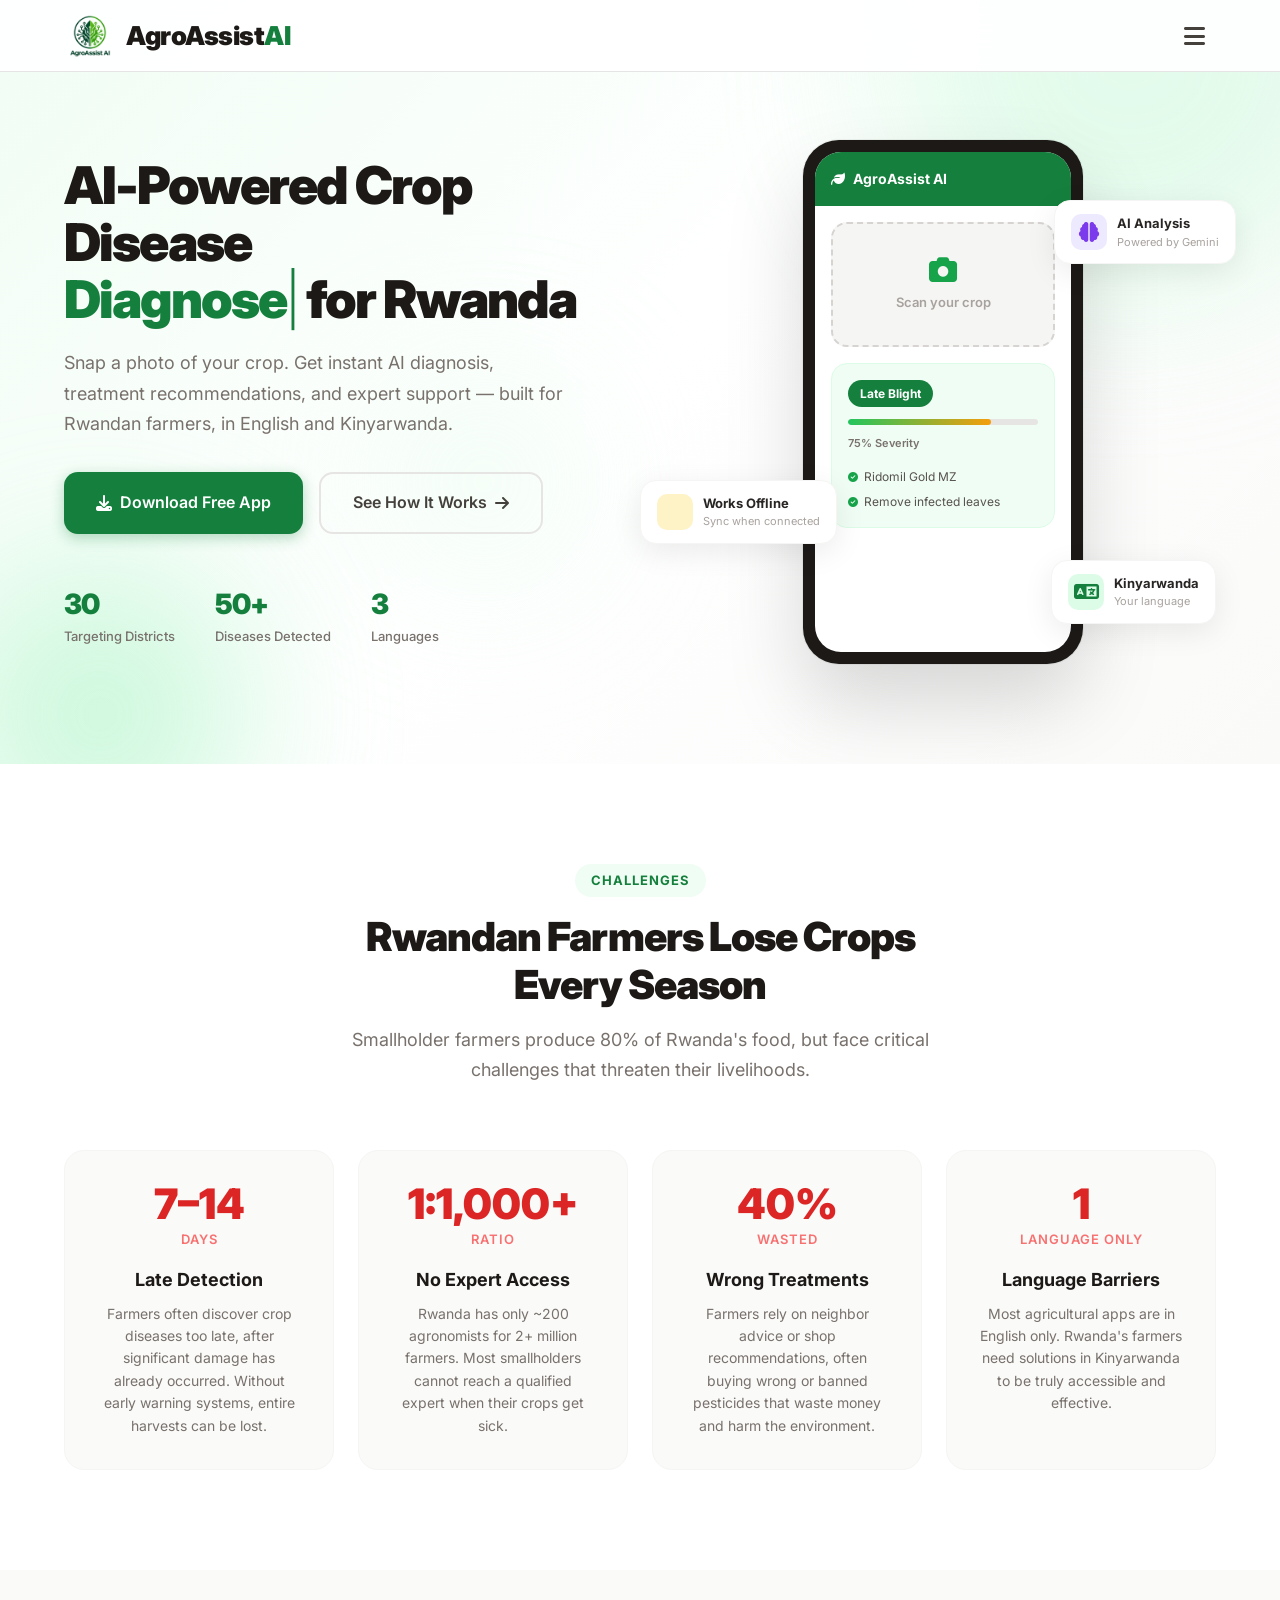
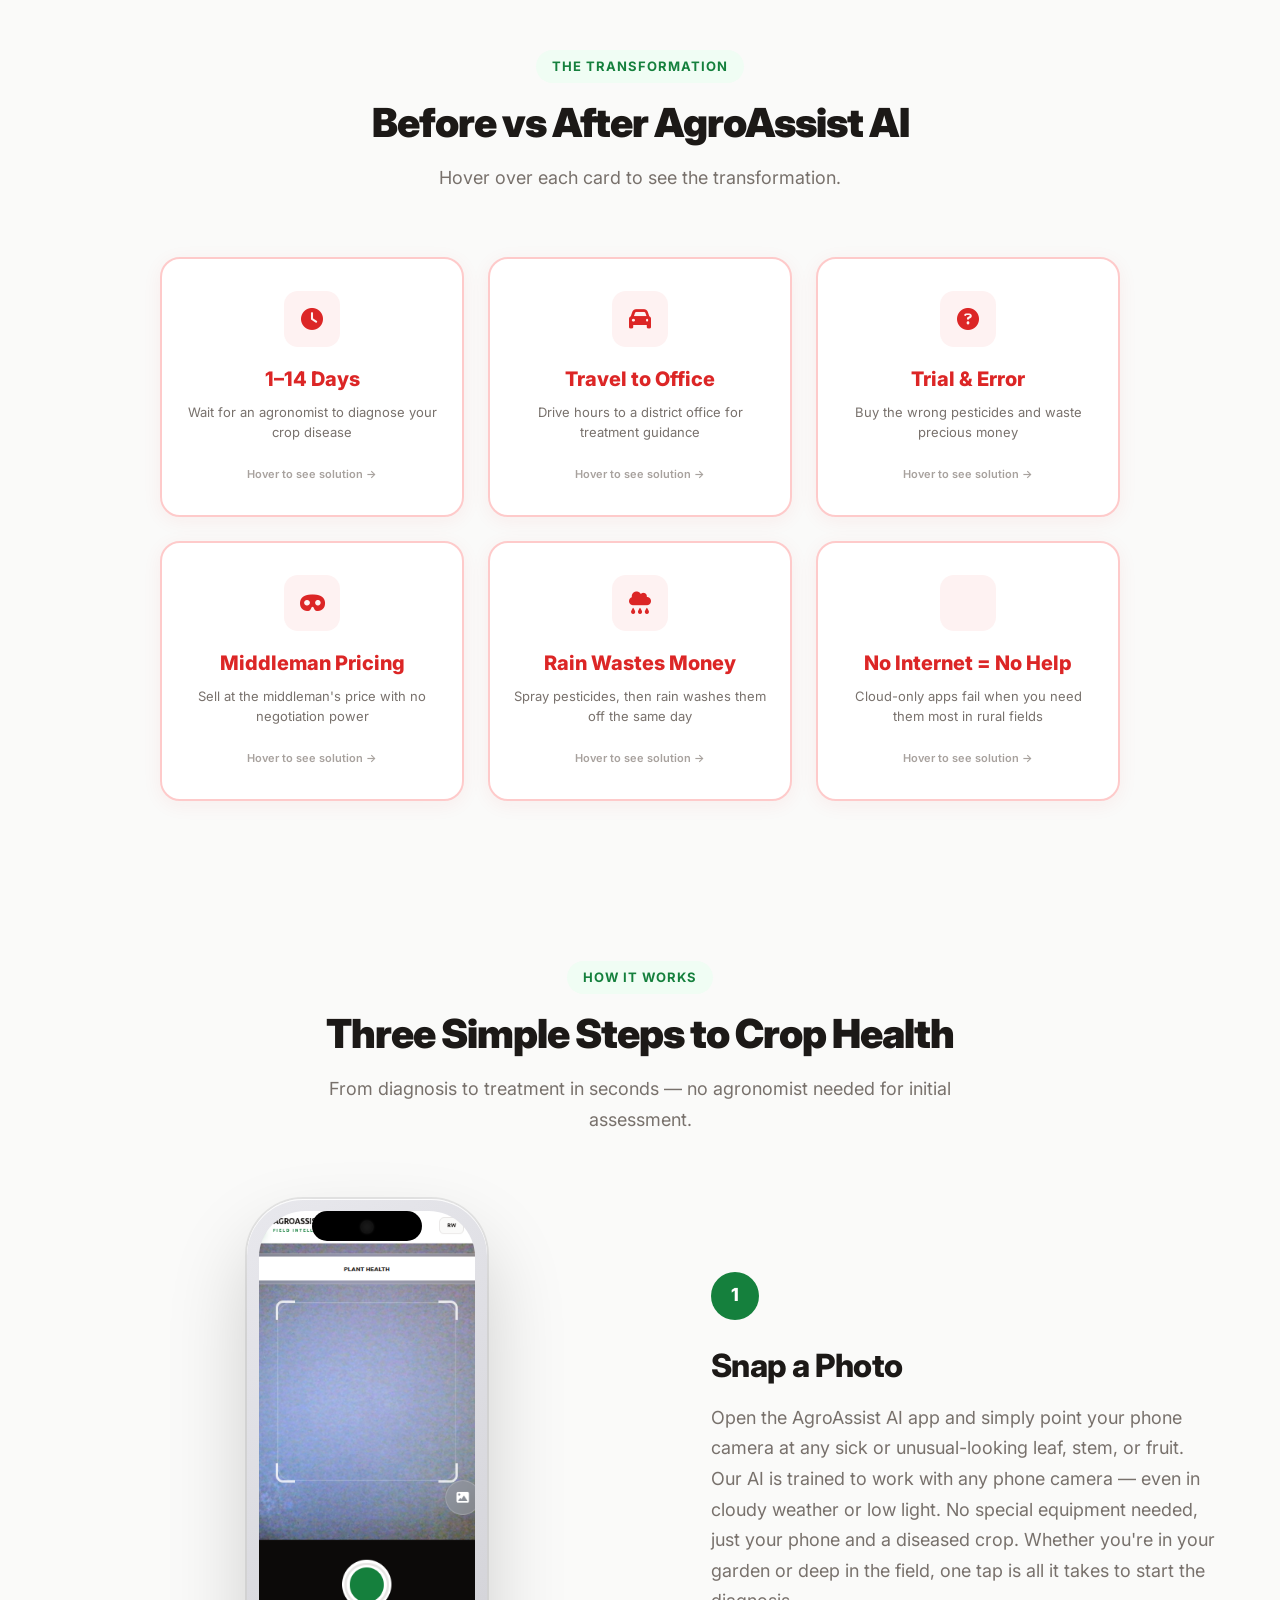
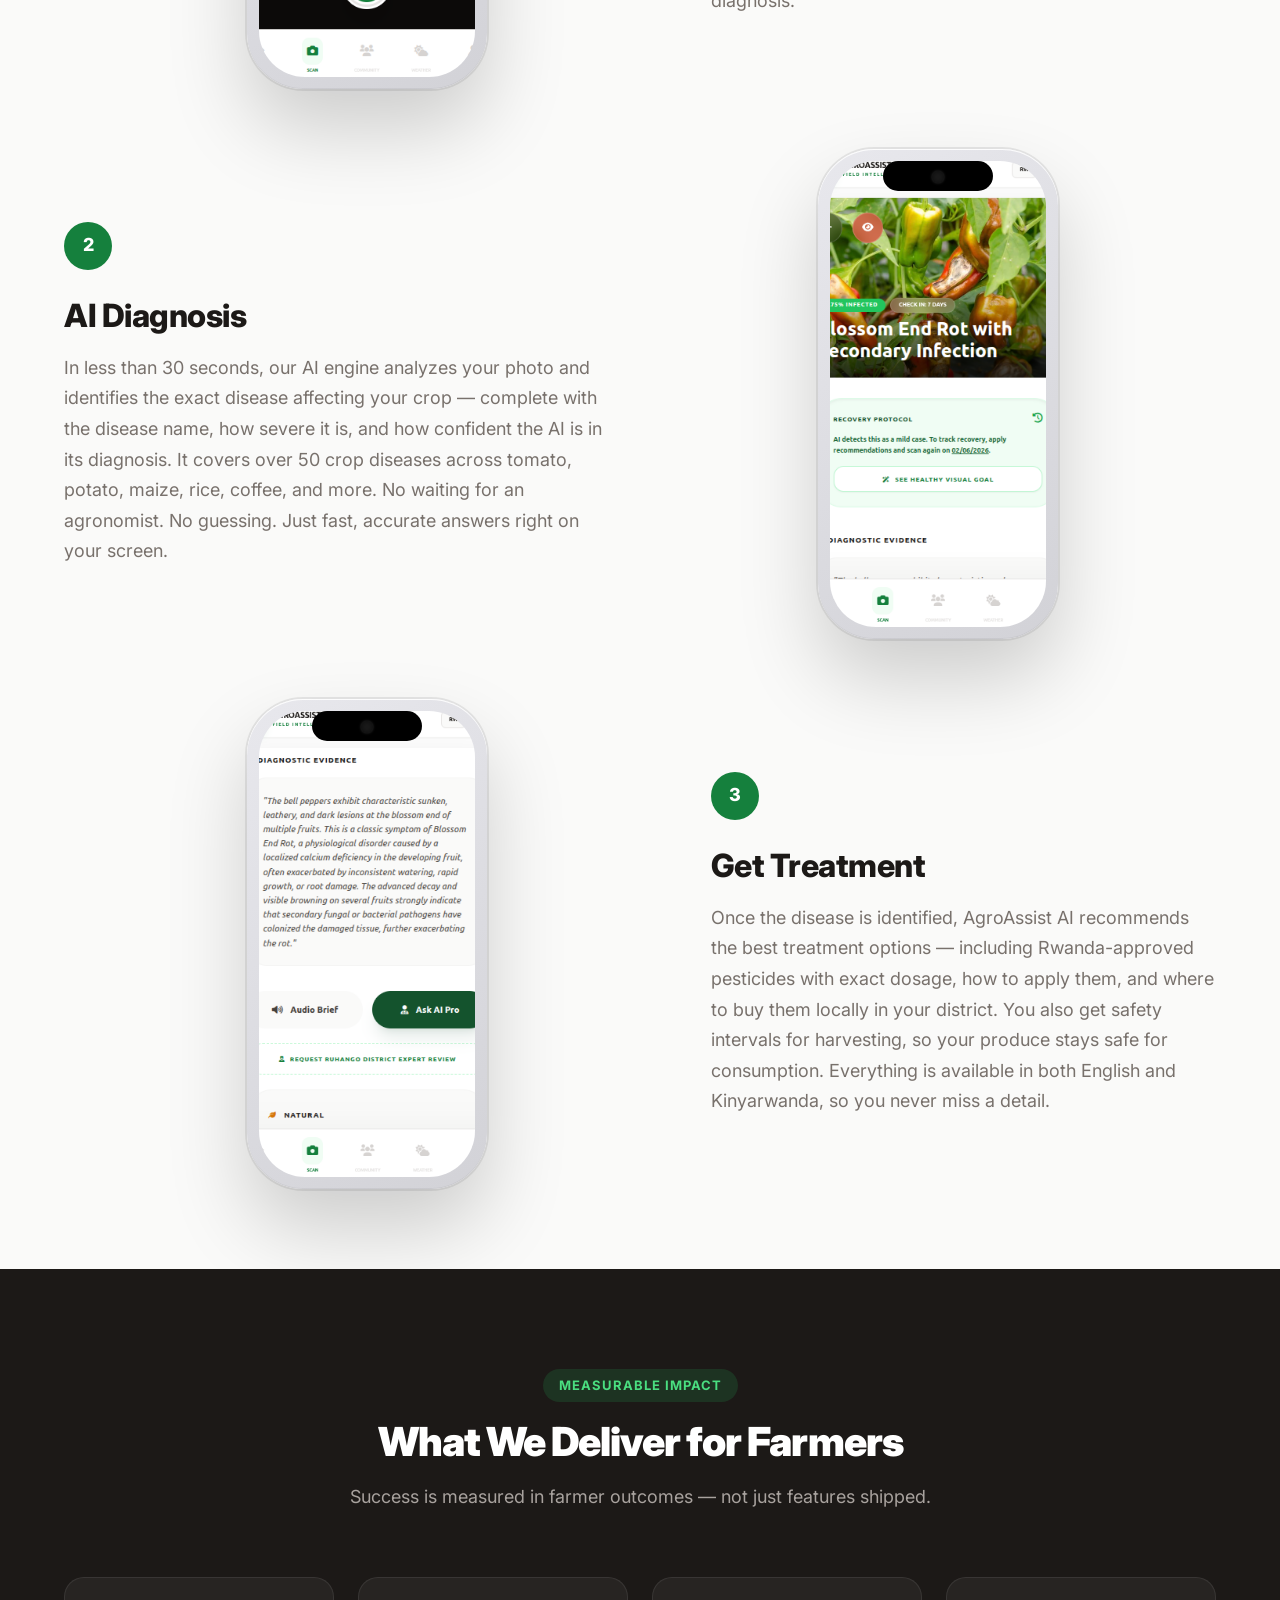
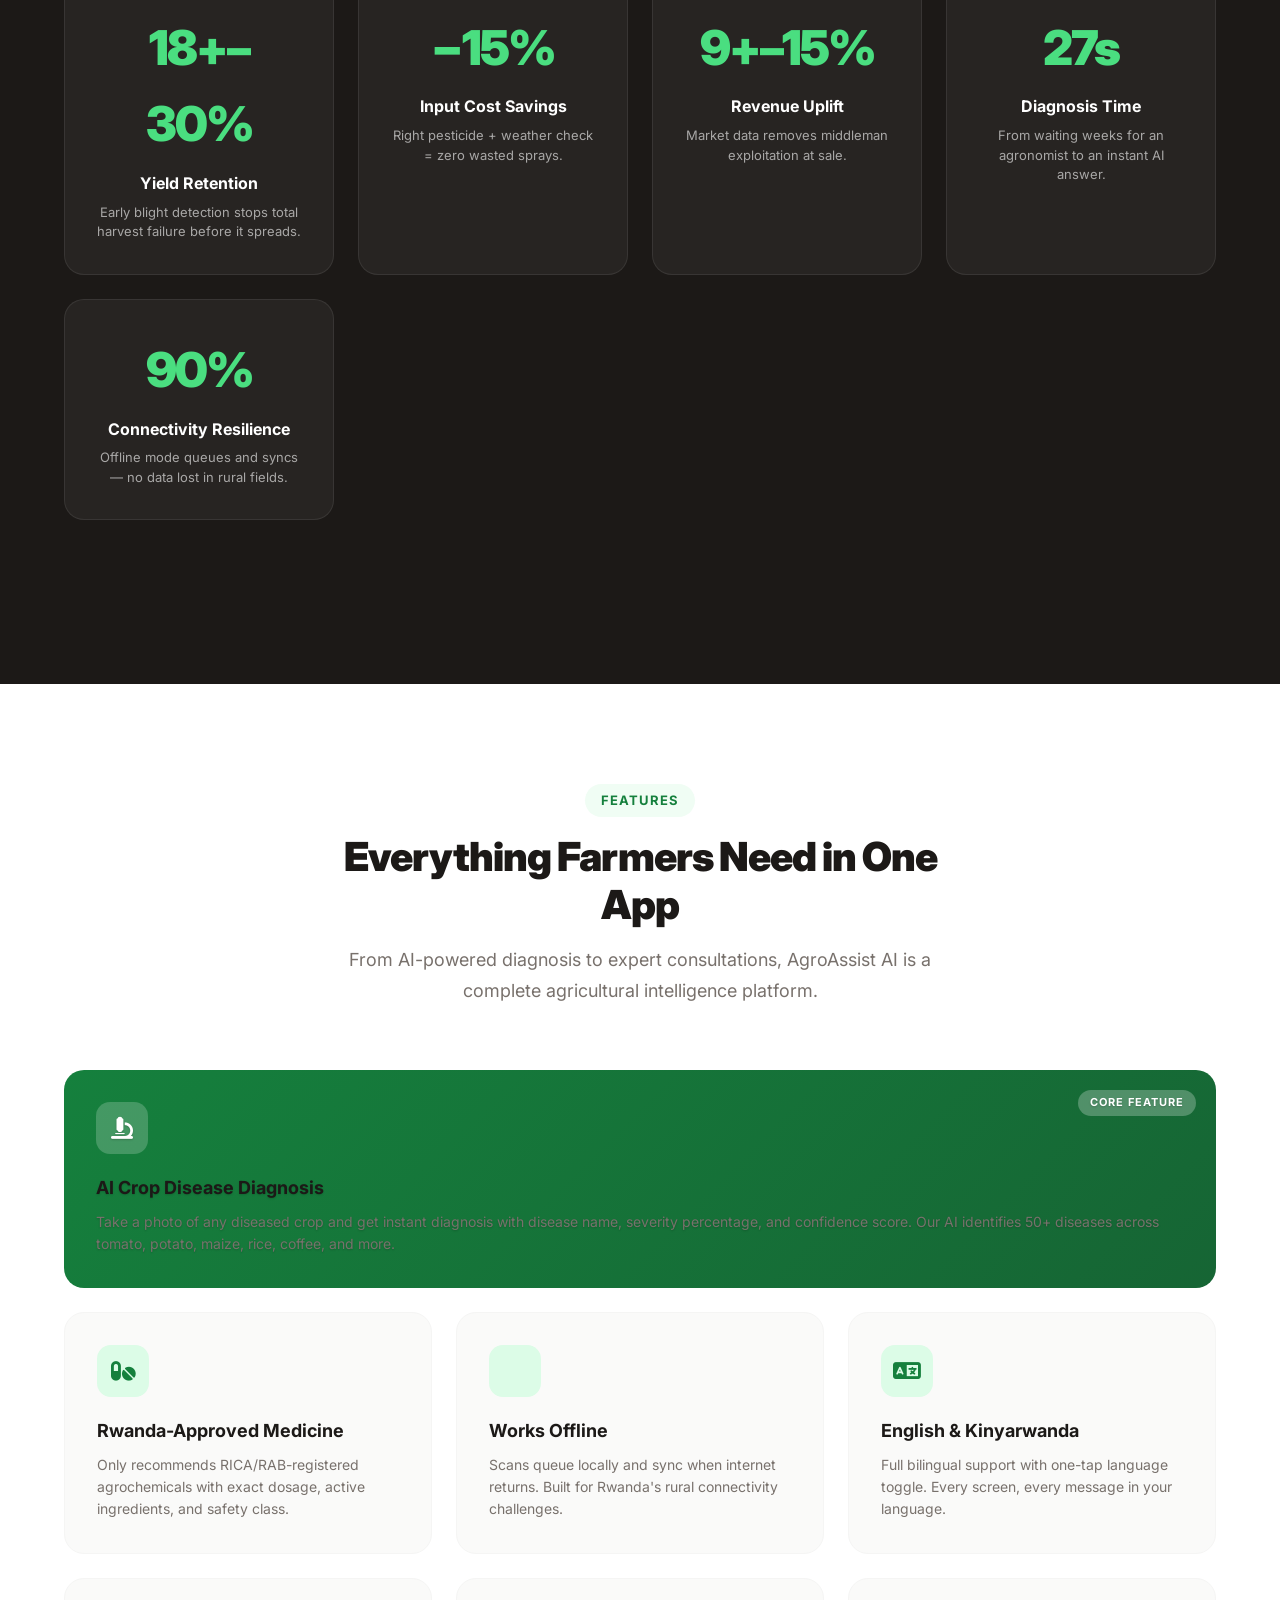
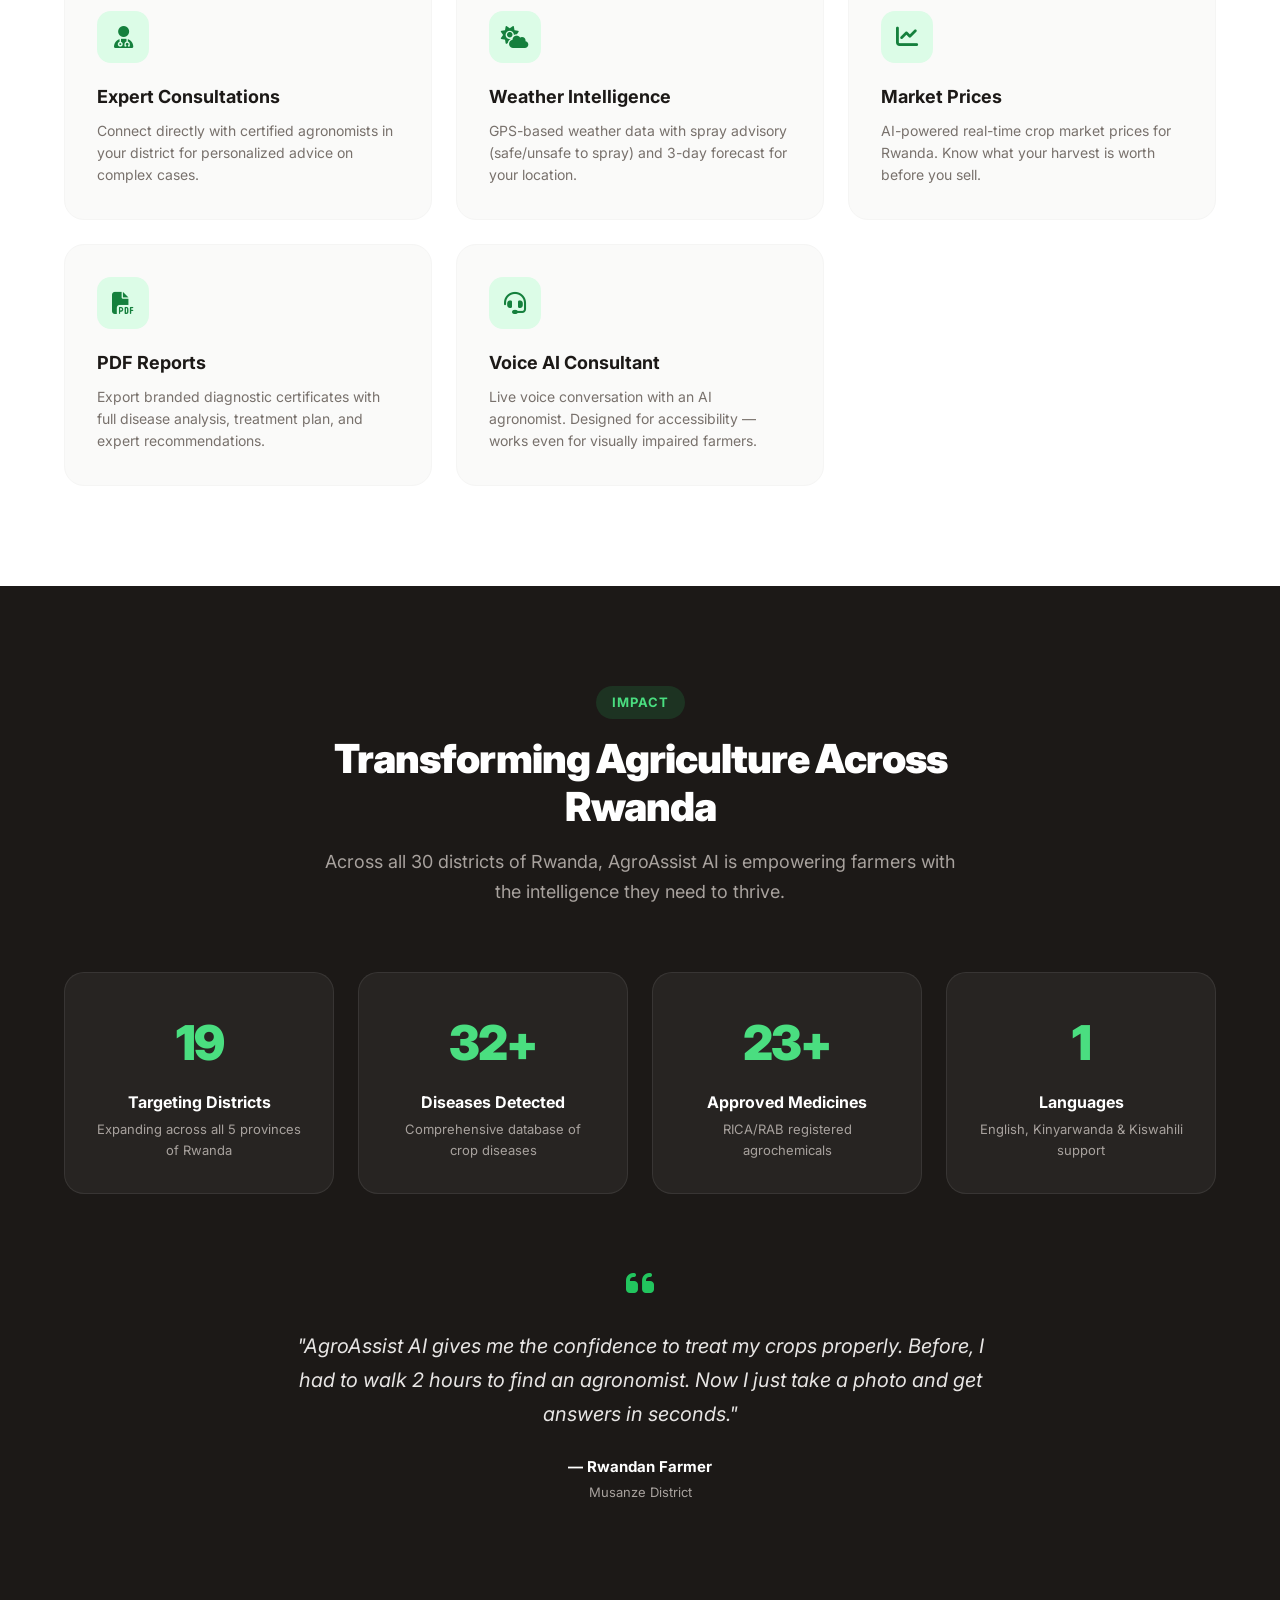
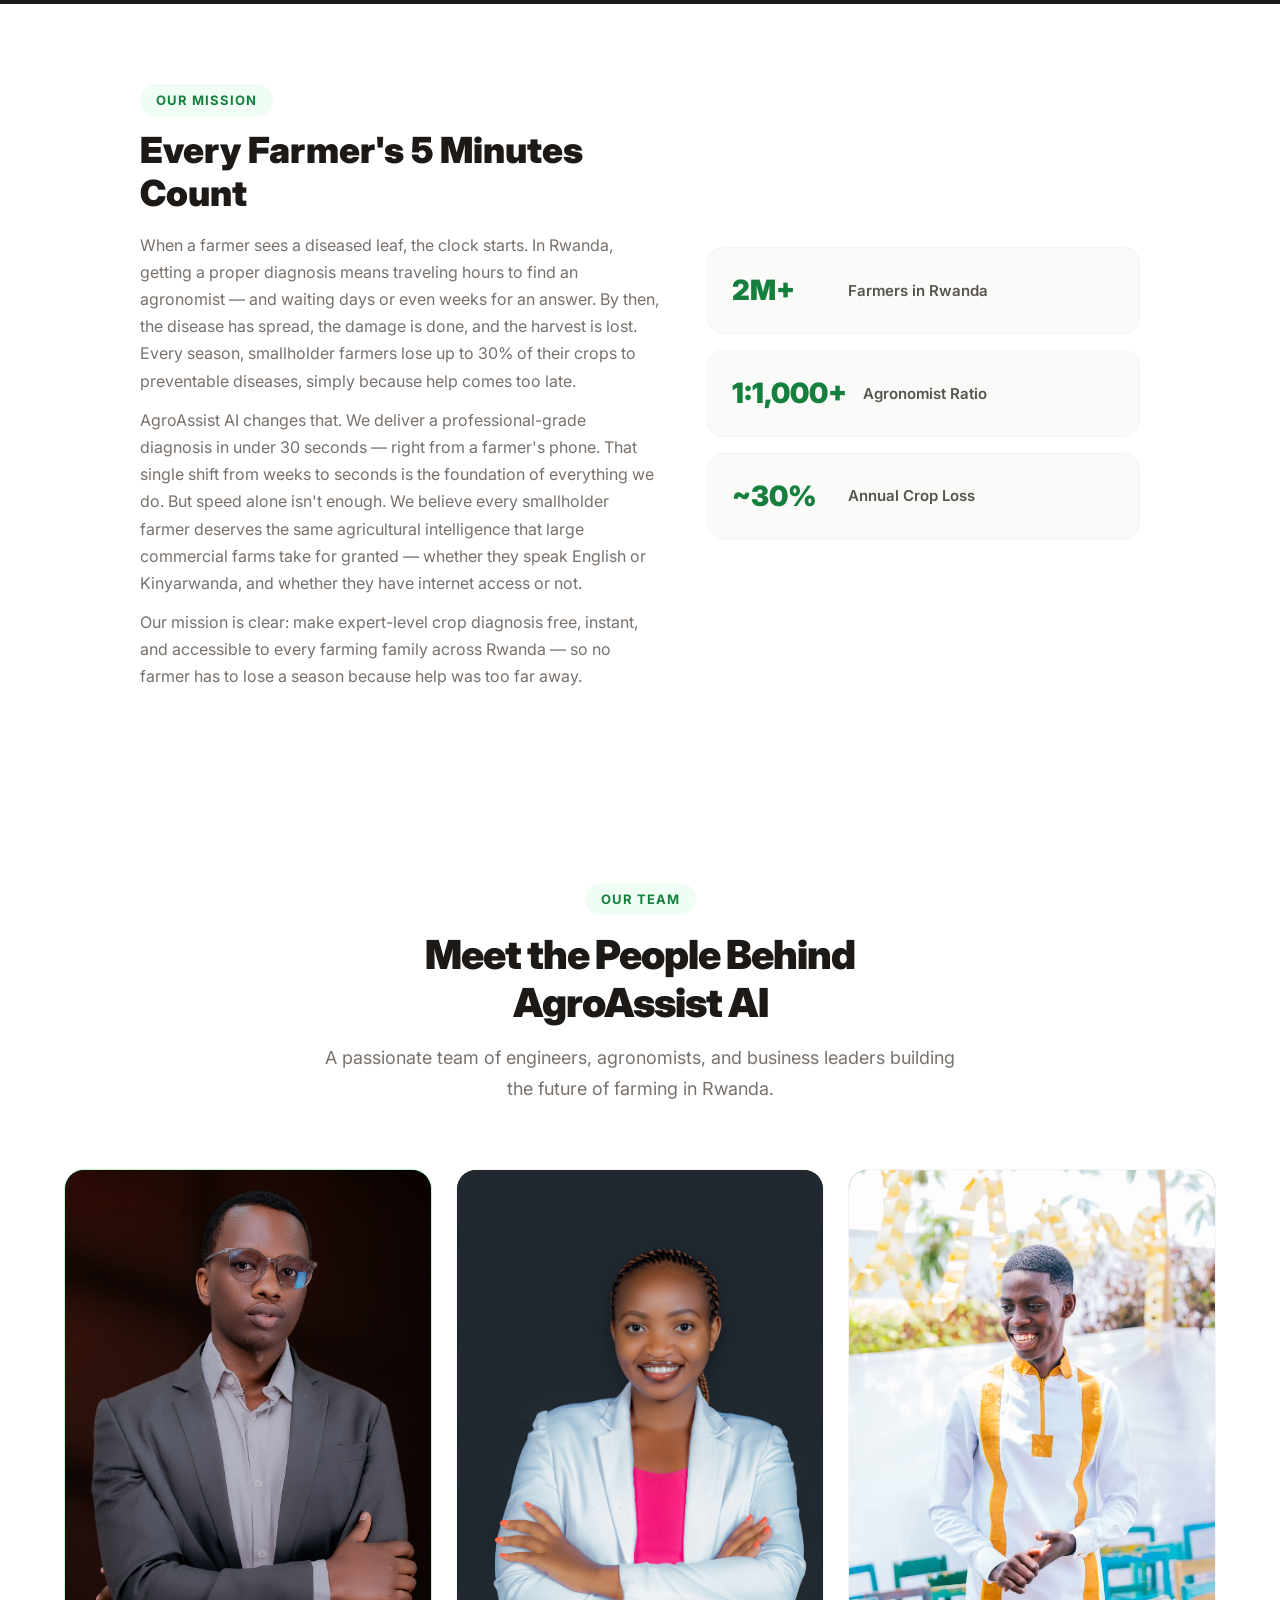
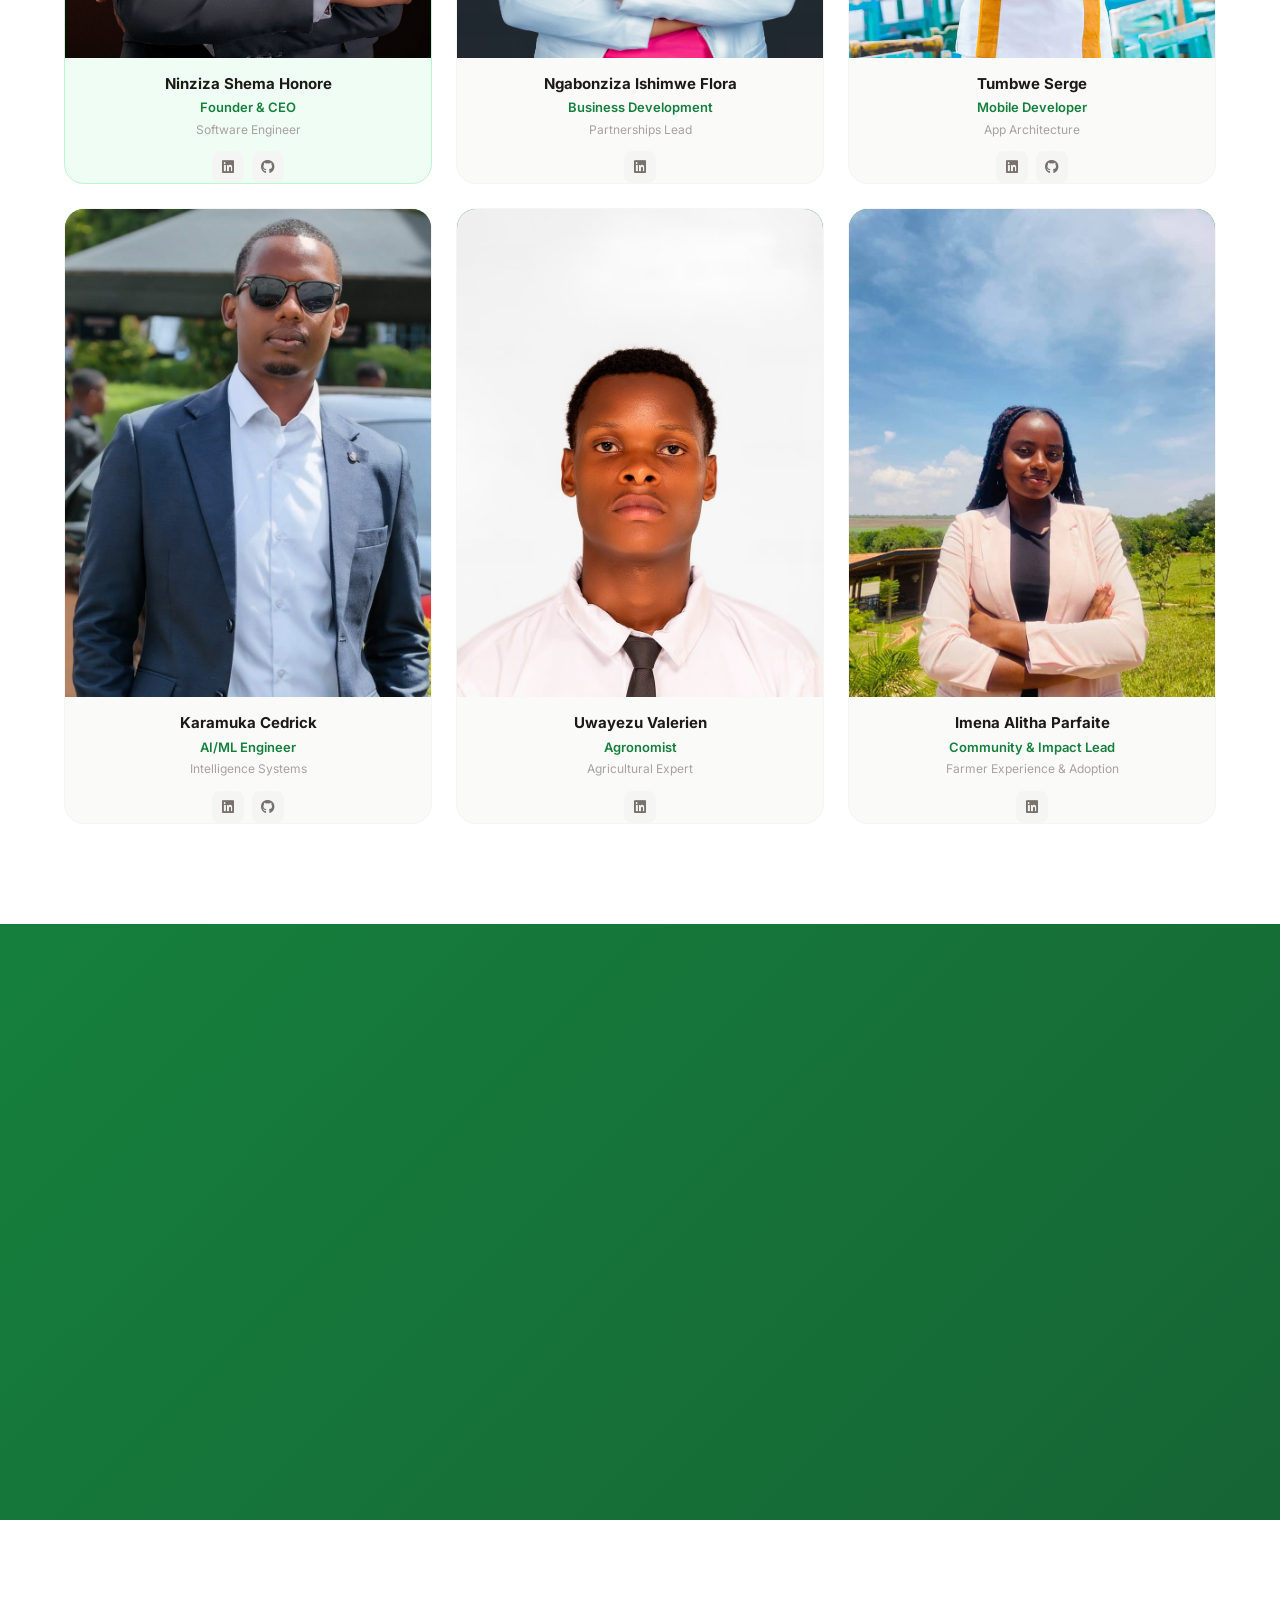
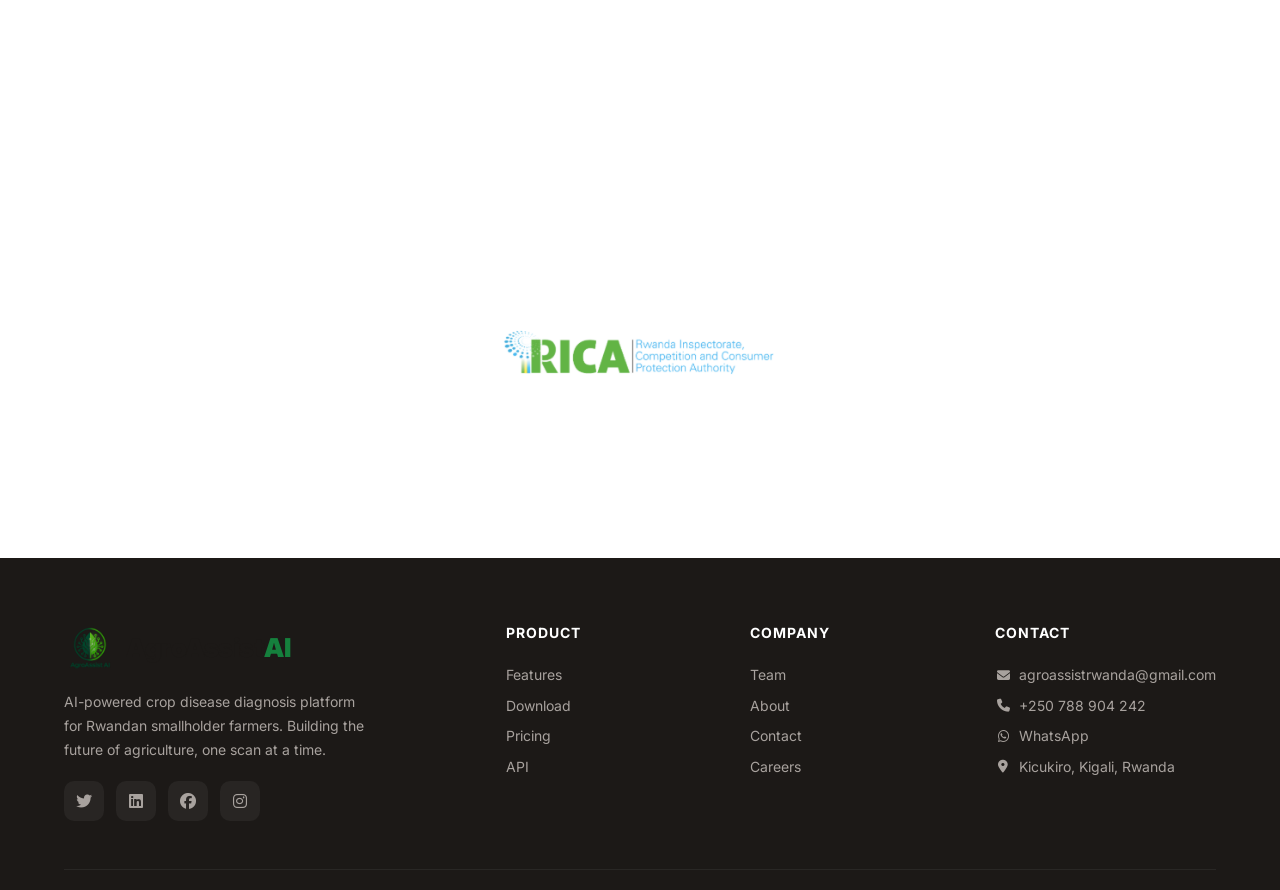
<file: index.html>
<!DOCTYPE html>
<html lang="en">
<head>
    <meta charset="UTF-8">
    <meta name="viewport" content="width=device-width, initial-scale=1.0">
    <title data-i18n="page_title">AgroAssist AI - Smart Crop Disease Diagnosis for Rwanda</title>
    <meta name="description" data-i18n="page_desc" content="AI-powered crop disease diagnosis platform for Rwandan smallholder farmers. Snap a photo, get instant diagnosis and treatment recommendations.">
    <meta name="google-site-verification" content="V5BrFATtV0sPdvi91mX_6B4UL_hOXANl4B_RA7Q4bK4">
    <meta name="google-site-verification" content="XUe3D1-8j2vdVmSQbaHccPJHF5SP7LxQvYo3x17Gyr4" />
    <link rel="icon" type="image/png" href="icon1.png?v=3">
    <link rel="stylesheet" href="styles.css?v=4">
    <link rel="preconnect" href="https://fonts.googleapis.com">
    <link rel="preconnect" href="https://fonts.gstatic.com" crossorigin>
    <link href="https://fonts.googleapis.com/css2?family=Inter:wght@400;500;600;700;800;900&display=swap" rel="stylesheet">
    <link rel="stylesheet" href="https://cdnjs.cloudflare.com/ajax/libs/font-awesome/6.5.1/css/all.min.css">
</head>
<body>
    <!-- Navigation -->
    <nav class="navbar" id="navbar">
        <div class="container nav-container">
            <a href="#" class="logo">
                <img src="icon1.png?v=3" alt="AgroAssist AI Logo" class="logo-img">
                <span class="logo-text">AgroAssist<span class="logo-ai">AI</span></span>
            </a>
            <div class="nav-links" id="navLinks">
                <a href="#features" data-i18n="nav_features">Features</a>
                <a href="#how-it-works" data-i18n="nav_how_it_works">How It Works</a>
                <a href="#impact" data-i18n="nav_impact">Impact</a>
                <a href="#team" data-i18n="nav_team">Team</a>
                <div class="lang-switcher" id="langSwitcher">
                    <i class="fa-solid fa-globe"></i>
                    <span class="lang-current">EN</span>
                    <div class="lang-dropdown" id="langDropdown">
                        <button data-lang="en" class="lang-option active">EN</button>
                        <button data-lang="rw" class="lang-option">RW</button>
                        <button data-lang="sw" class="lang-option">SW</button>
                    </div>
                </div>
                <a href="https://agroassist-rwanda.web.app/install" class="btn-nav" data-i18n="nav_download">Download App</a>
            </div>
            <button class="mobile-menu-btn" id="mobileMenuBtn">
                <i class="fa-solid fa-bars"></i>
            </button>
        </div>
    </nav>

    <!-- Hero Section -->
    <section class="hero">
        <div class="hero-bg">
            <div class="hero-shape hero-shape-1"></div>
            <div class="hero-shape hero-shape-2"></div>
            <div class="hero-shape hero-shape-3"></div>
        </div>
        <div class="container hero-container">
            <div class="hero-content">
                <h1><span data-i18n="hero_title_1">AI-Powered Crop Disease</span><br><span class="typing-text" id="typingText"></span><span class="typing-cursor">|</span> <span data-i18n="hero_title_2">for Rwanda</span></h1>
                <p class="hero-subtitle" data-i18n="hero_subtitle">Snap a photo of your crop. Get instant AI diagnosis, treatment recommendations, and expert support — built for Rwandan farmers, in English and Kinyarwanda.</p>
                <div class="hero-cta">
                    <a href="https://agroassist-rwanda.web.app/install" class="btn btn-primary btn-lg">
                        <i class="fa-solid fa-download"></i>
                        <span data-i18n="hero_cta_download">Download Free App</span>
                    </a>
                    <a href="#how-it-works" class="btn btn-outline btn-lg">
                        <span data-i18n="hero_cta_how_it_works">See How It Works</span>
                        <i class="fa-solid fa-arrow-right"></i>
                    </a>
                </div>
                <div class="hero-stats">
                    <div class="hero-stat">
                        <span class="hero-stat-number" data-i18n="hero_stat_1_number">30</span>
                        <span class="hero-stat-label" data-i18n="hero_stat_1_label">Targeting Districts</span>
                    </div>
                    <div class="hero-stat">
                        <span class="hero-stat-number" data-i18n="hero_stat_2_number">50+</span>
                        <span class="hero-stat-label" data-i18n="hero_stat_2_label">Diseases Detected</span>
                    </div>
                    <div class="hero-stat">
                        <span class="hero-stat-number" data-i18n="hero_stat_3_number">3</span>
                        <span class="hero-stat-label" data-i18n="hero_stat_3_label">Languages</span>
                    </div>
                </div>
            </div>
            <div class="hero-visual">
                <div class="phone-mockup">
                    <div class="phone-screen">
                        <div class="app-header-mini">
                            <i class="fa-solid fa-leaf"></i>
                            <span>AgroAssist AI</span>
                        </div>
                        <div class="app-content-mini">
                            <div class="scan-preview">
                                <i class="fa-solid fa-camera"></i>
                                <span>Scan your crop</span>
                            </div>
                            <div class="diagnosis-card-mini">
                                <div class="diagnosis-badge">Late Blight</div>
                                <div class="diagnosis-severity">
                                    <div class="severity-bar">
                                        <div class="severity-fill" style="width: 75%"></div>
                                    </div>
                                    <span>75% Severity</span>
                                </div>
                                <div class="diagnosis-recommendations">
                                    <div class="rec-item">
                                        <i class="fa-solid fa-check-circle"></i>
                                        <span>Ridomil Gold MZ</span>
                                    </div>
                                    <div class="rec-item">
                                        <i class="fa-solid fa-check-circle"></i>
                                        <span>Remove infected leaves</span>
                                    </div>
                                </div>
                            </div>
                        </div>
                    </div>
                </div>
                <div class="floating-card floating-card-1">
                    <i class="fa-solid fa-brain"></i>
                    <div>
                        <span class="fc-title">AI Analysis</span>
                        <span class="fc-sub">Powered by Gemini</span>
                    </div>
                </div>
                <div class="floating-card floating-card-2">
                    <i class="fa-solid fa-wifi-slash"></i>
                    <div>
                        <span class="fc-title">Works Offline</span>
                        <span class="fc-sub">Sync when connected</span>
                    </div>
                </div>
                <div class="floating-card floating-card-3">
                    <i class="fa-solid fa-language"></i>
                    <div>
                        <span class="fc-title">Kinyarwanda</span>
                        <span class="fc-sub">Your language</span>
                    </div>
                </div>
            </div>
        </div>
    </section>

    <!-- Challenges Section -->
    <section class="challenges" id="challenges">
        <div class="container">
            <div class="section-header">
                <span class="section-tag" data-i18n="challenges_tag">Challenges</span>
                <h2 data-i18n="challenges_title">Rwandan Farmers Lose Crops Every Season</h2>
                <p data-i18n="challenges_desc">Smallholder farmers produce 80% of Rwanda's food, but face critical challenges that threaten their livelihoods.</p>
            </div>
            <div class="challenges-grid">
                <div class="challenge-card">
                    <div class="challenge-stat" data-i18n="challenge_1_stat">7–14</div>
                    <div class="challenge-unit" data-i18n="challenge_1_unit">days</div>
                    <h3 data-i18n="challenge_1_title">Late Detection</h3>
                    <p data-i18n="challenge_1_desc">Farmers often discover crop diseases too late, after significant damage has already occurred. Without early warning systems, entire harvests can be lost.</p>
                </div>
                <div class="challenge-card">
                    <div class="challenge-stat" data-i18n="challenge_2_stat">1:1,000+</div>
                    <div class="challenge-unit" data-i18n="challenge_2_unit">ratio</div>
                    <h3 data-i18n="challenge_2_title">No Expert Access</h3>
                    <p data-i18n="challenge_2_desc">Rwanda has only ~200 agronomists for 2+ million farmers. Most smallholders cannot reach a qualified expert when their crops get sick.</p>
                </div>
                <div class="challenge-card">
                    <div class="challenge-stat" data-i18n="challenge_3_stat">40%</div>
                    <div class="challenge-unit" data-i18n="challenge_3_unit">wasted</div>
                    <h3 data-i18n="challenge_3_title">Wrong Treatments</h3>
                    <p data-i18n="challenge_3_desc">Farmers rely on neighbor advice or shop recommendations, often buying wrong or banned pesticides that waste money and harm the environment.</p>
                </div>
                <div class="challenge-card">
                    <div class="challenge-stat" data-i18n="challenge_4_stat">1</div>
                    <div class="challenge-unit" data-i18n="challenge_4_unit">language only</div>
                    <h3 data-i18n="challenge_4_title">Language Barriers</h3>
                    <p data-i18n="challenge_4_desc">Most agricultural apps are in English only. Rwanda's farmers need solutions in Kinyarwanda to be truly accessible and effective.</p>
                </div>
            </div>
        </div>
    </section>

    <!-- Before vs After -->
    <section class="before-after" id="before-after">
        <div class="container">
            <div class="section-header">
                <span class="section-tag" data-i18n="before_after_tag">The Transformation</span>
                <h2 data-i18n="before_after_title">Before vs After AgroAssist AI</h2>
                <p data-i18n="before_after_desc">Hover over each card to see the transformation.</p>
            </div>
            <div class="flip-grid">
                <div class="flip-card">
                    <div class="flip-card-inner">
                        <div class="flip-front">
                            <div class="flip-icon before-icon"><i class="fa-solid fa-clock"></i></div>
                            <h3 data-i18n="flip_1_front_h3">1–14 Days</h3>
                            <p data-i18n="flip_1_front_p">Wait for an agronomist to diagnose your crop disease</p>
                            <span class="flip-hint" data-i18n="flip_hint">Hover to see solution →</span>
                        </div>
                        <div class="flip-back">
                            <div class="flip-icon after-icon"><i class="fa-solid fa-bolt"></i></div>
                            <h3>&lt; 30 Seconds</h3>
                            <p data-i18n="flip_1_back_p">Instant AI-powered diagnosis from a single photo</p>
                            <span class="flip-badge" data-i18n="flip_badge">Solved</span>
                        </div>
                    </div>
                </div>
                <div class="flip-card">
                    <div class="flip-card-inner">
                        <div class="flip-front">
                            <div class="flip-icon before-icon"><i class="fa-solid fa-car"></i></div>
                            <h3 data-i18n="flip_2_front_h3">Travel to Office</h3>
                            <p data-i18n="flip_2_front_p">Drive hours to a district office for treatment guidance</p>
                            <span class="flip-hint" data-i18n="flip_hint">Hover to see solution →</span>
                        </div>
                        <div class="flip-back">
                            <div class="flip-icon after-icon"><i class="fa-solid fa-mobile-screen"></i></div>
                            <h3 data-i18n="flip_2_back_h3">Instant On-Device</h3>
                            <p data-i18n="flip_2_back_p">Get treatment recommendations right on your phone</p>
                            <span class="flip-badge" data-i18n="flip_badge">Solved</span>
                        </div>
                    </div>
                </div>
                <div class="flip-card">
                    <div class="flip-card-inner">
                        <div class="flip-front">
                            <div class="flip-icon before-icon"><i class="fa-solid fa-question-circle"></i></div>
                            <h3 data-i18n="flip_3_front_h3">Trial & Error</h3>
                            <p data-i18n="flip_3_front_p">Buy the wrong pesticides and waste precious money</p>
                            <span class="flip-hint" data-i18n="flip_hint">Hover to see solution →</span>
                        </div>
                        <div class="flip-back">
                            <div class="flip-icon after-icon"><i class="fa-solid fa-shield-halved"></i></div>
                            <h3 data-i18n="flip_3_back_h3">MOA Approved</h3>
                            <p data-i18n="flip_3_back_p">Rwanda-approved pesticide list, instantly accessible</p>
                            <span class="flip-badge" data-i18n="flip_badge">Solved</span>
                        </div>
                    </div>
                </div>
                <div class="flip-card">
                    <div class="flip-card-inner">
                        <div class="flip-front">
                            <div class="flip-icon before-icon"><i class="fa-solid fa-mask"></i></div>
                            <h3 data-i18n="flip_4_front_h3">Middleman Pricing</h3>
                            <p data-i18n="flip_4_front_p">Sell at the middleman's price with no negotiation power</p>
                            <span class="flip-hint" data-i18n="flip_hint">Hover to see solution →</span>
                        </div>
                        <div class="flip-back">
                            <div class="flip-icon after-icon"><i class="fa-solid fa-chart-line"></i></div>
                            <h3 data-i18n="flip_4_back_h3">Live Market Intel</h3>
                            <p data-i18n="flip_4_back_p">Real-time Kigali wholesale prices in your pocket</p>
                            <span class="flip-badge" data-i18n="flip_badge">Solved</span>
                        </div>
                    </div>
                </div>
                <div class="flip-card">
                    <div class="flip-card-inner">
                        <div class="flip-front">
                            <div class="flip-icon before-icon"><i class="fa-solid fa-cloud-rain"></i></div>
                            <h3 data-i18n="flip_5_front_h3">Rain Wastes Money</h3>
                            <p data-i18n="flip_5_front_p">Spray pesticides, then rain washes them off the same day</p>
                            <span class="flip-hint" data-i18n="flip_hint">Hover to see solution →</span>
                        </div>
                        <div class="flip-back">
                            <div class="flip-icon after-icon"><i class="fa-solid fa-cloud-sun"></i></div>
                            <h3 data-i18n="flip_5_back_h3">Spray Alerts</h3>
                            <p data-i18n="flip_5_back_p">Weather-based safe-to-spray notifications before you begin</p>
                            <span class="flip-badge" data-i18n="flip_badge">Solved</span>
                        </div>
                    </div>
                </div>
                <div class="flip-card">
                    <div class="flip-card-inner">
                        <div class="flip-front">
                            <div class="flip-icon before-icon"><i class="fa-solid fa-wifi-slash"></i></div>
                            <h3 data-i18n="flip_6_front_h3">No Internet = No Help</h3>
                            <p data-i18n="flip_6_front_p">Cloud-only apps fail when you need them most in rural fields</p>
                            <span class="flip-hint" data-i18n="flip_hint">Hover to see solution →</span>
                        </div>
                        <div class="flip-back">
                            <div class="flip-icon after-icon"><i class="fa-solid fa-wifi"></i></div>
                            <h3 data-i18n="flip_6_back_h3">Works Offline</h3>
                            <p data-i18n="flip_6_back_p">Queue scans offline, auto-sync when you're back online</p>
                            <span class="flip-badge" data-i18n="flip_badge">Solved</span>
                        </div>
                    </div>
                </div>
            </div>
        </div>
    </section>

    <!-- How It Works -->
    <section class="how-it-works" id="how-it-works">
        <div class="container">
            <div class="section-header">
                <span class="section-tag" data-i18n="how_it_works_tag">How It Works</span>
                <h2 data-i18n="how_it_works_title">Three Simple Steps to Crop Health</h2>
                <p data-i18n="how_it_works_desc">From diagnosis to treatment in seconds — no agronomist needed for initial assessment.</p>
            </div>
            <div class="steps-showcase">
                <div class="step-item step-item-reverse">
                    <div class="step-text">
                        <div class="step-number">1</div>
                        <h3 data-i18n="step_1_title">Snap a Photo</h3>
                        <p data-i18n="step_1_desc">Open the AgroAssist AI app and simply point your phone camera at any sick or unusual-looking leaf, stem, or fruit. Our AI is trained to work with any phone camera — even in cloudy weather or low light. No special equipment needed, just your phone and a diseased crop. Whether you're in your garden or deep in the field, one tap is all it takes to start the diagnosis.</p>
                    </div>
                    <div class="step-phone">
                        <div class="step-phone-img">
                            <img src="scan.png" alt="Scan your crop">
                        </div>
                    </div>
                </div>
                <div class="step-item">
                    <div class="step-text">
                        <div class="step-number">2</div>
                        <h3 data-i18n="step_2_title">AI Diagnosis</h3>
                        <p data-i18n="step_2_desc">In less than 30 seconds, our AI engine analyzes your photo and identifies the exact disease affecting your crop — complete with the disease name, how severe it is, and how confident the AI is in its diagnosis. It covers over 50 crop diseases across tomato, potato, maize, rice, coffee, and more. No waiting for an agronomist. No guessing. Just fast, accurate answers right on your screen.</p>
                    </div>
                    <div class="step-phone">
                        <div class="step-phone-img">
                            <img src="scanned treatement.png" alt="AI Diagnosis Result">
                        </div>
                    </div>
                </div>
                <div class="step-item step-item-reverse">
                    <div class="step-text">
                        <div class="step-number">3</div>
                        <h3 data-i18n="step_3_title">Get Treatment</h3>
                        <p data-i18n="step_3_desc">Once the disease is identified, AgroAssist AI recommends the best treatment options — including Rwanda-approved pesticides with exact dosage, how to apply them, and where to buy them locally in your district. You also get safety intervals for harvesting, so your produce stays safe for consumption. Everything is available in both English and Kinyarwanda, so you never miss a detail.</p>
                    </div>
                    <div class="step-phone">
                        <div class="step-phone-img">
                            <img src="treatment.png" alt="Treatment Recommendations">
                        </div>
                    </div>
                </div>
            </div>
        </div>
    </section>

    <!-- Impact Metrics -->
    <section class="impact" id="impact-metrics">
        <div class="container">
            <div class="section-header">
                <span class="section-tag" data-i18n="impact_m_tag">Measurable Impact</span>
                <h2 data-i18n="impact_m_title">What We Deliver for Farmers</h2>
                <p data-i18n="impact_m_desc">Success is measured in farmer outcomes — not just features shipped.</p>
            </div>
            <div class="impact-grid">
                <div class="impact-card">
                    <div class="impact-number">+20–30%</div>
                    <h3 data-i18n="impact_m_1_title">Yield Retention</h3>
                    <p data-i18n="impact_m_1_desc">Early blight detection stops total harvest failure before it spreads.</p>
                </div>
                <div class="impact-card">
                    <div class="impact-number">−15%</div>
                    <h3 data-i18n="impact_m_2_title">Input Cost Savings</h3>
                    <p data-i18n="impact_m_2_desc">Right pesticide + weather check = zero wasted sprays.</p>
                </div>
                <div class="impact-card">
                    <div class="impact-number">+10–15%</div>
                    <h3 data-i18n="impact_m_3_title">Revenue Uplift</h3>
                    <p data-i18n="impact_m_3_desc">Market data removes middleman exploitation at sale.</p>
                </div>
                <div class="impact-card">
                    <div class="impact-number">30s</div>
                    <h3 data-i18n="impact_m_4_title">Diagnosis Time</h3>
                    <p data-i18n="impact_m_4_desc">From waiting weeks for an agronomist to an instant AI answer.</p>
                </div>
                <div class="impact-card">
                    <div class="impact-number">100%</div>
                    <h3 data-i18n="impact_m_5_title">Connectivity Resilience</h3>
                    <p data-i18n="impact_m_5_desc">Offline mode queues and syncs — no data lost in rural fields.</p>
                </div>
            </div>
        </div>
    </section>

    <!-- Features Section -->
    <section class="features" id="features">
        <div class="container">
            <div class="section-header">
                <span class="section-tag" data-i18n="features_tag">Features</span>
                <h2 data-i18n="features_title">Everything Farmers Need in One App</h2>
                <p data-i18n="features_desc">From AI-powered diagnosis to expert consultations, AgroAssist AI is a complete agricultural intelligence platform.</p>
            </div>
            <div class="features-grid">
                <div class="feature-card feature-card-large">
                    <div class="feature-icon">
                        <i class="fa-solid fa-microscope"></i>
                    </div>
                    <h3 data-i18n="feature_1_title">AI Crop Disease Diagnosis</h3>
                    <p data-i18n="feature_1_desc">Take a photo of any diseased crop and get instant diagnosis with disease name, severity percentage, and confidence score. Our AI identifies 50+ diseases across tomato, potato, maize, rice, coffee, and more.</p>
                    <div class="feature-tag" data-i18n="feature_1_tag">Core Feature</div>
                </div>
                <div class="feature-card">
                    <div class="feature-icon">
                        <i class="fa-solid fa-pills"></i>
                    </div>
                    <h3 data-i18n="feature_2_title">Rwanda-Approved Medicine</h3>
                    <p data-i18n="feature_2_desc">Only recommends RICA/RAB-registered agrochemicals with exact dosage, active ingredients, and safety class.</p>
                </div>
                <div class="feature-card">
                    <div class="feature-icon">
                        <i class="fa-solid fa-wifi-slash"></i>
                    </div>
                    <h3 data-i18n="feature_3_title">Works Offline</h3>
                    <p data-i18n="feature_3_desc">Scans queue locally and sync when internet returns. Built for Rwanda's rural connectivity challenges.</p>
                </div>
                <div class="feature-card">
                    <div class="feature-icon">
                        <i class="fa-solid fa-language"></i>
                    </div>
                    <h3 data-i18n="feature_4_title">English & Kinyarwanda</h3>
                    <p data-i18n="feature_4_desc">Full bilingual support with one-tap language toggle. Every screen, every message in your language.</p>
                </div>
                <div class="feature-card">
                    <div class="feature-icon">
                        <i class="fa-solid fa-user-doctor"></i>
                    </div>
                    <h3 data-i18n="feature_5_title">Expert Consultations</h3>
                    <p data-i18n="feature_5_desc">Connect directly with certified agronomists in your district for personalized advice on complex cases.</p>
                </div>
                <div class="feature-card">
                    <div class="feature-icon">
                        <i class="fa-solid fa-cloud-sun"></i>
                    </div>
                    <h3 data-i18n="feature_6_title">Weather Intelligence</h3>
                    <p data-i18n="feature_6_desc">GPS-based weather data with spray advisory (safe/unsafe to spray) and 3-day forecast for your location.</p>
                </div>
                <div class="feature-card">
                    <div class="feature-icon">
                        <i class="fa-solid fa-chart-line"></i>
                    </div>
                    <h3 data-i18n="feature_7_title">Market Prices</h3>
                    <p data-i18n="feature_7_desc">AI-powered real-time crop market prices for Rwanda. Know what your harvest is worth before you sell.</p>
                </div>
                <div class="feature-card">
                    <div class="feature-icon">
                        <i class="fa-solid fa-file-pdf"></i>
                    </div>
                    <h3 data-i18n="feature_8_title">PDF Reports</h3>
                    <p data-i18n="feature_8_desc">Export branded diagnostic certificates with full disease analysis, treatment plan, and expert recommendations.</p>
                </div>
                <div class="feature-card">
                    <div class="feature-icon">
                        <i class="fa-solid fa-headset"></i>
                    </div>
                    <h3 data-i18n="feature_9_title">Voice AI Consultant</h3>
                    <p data-i18n="feature_9_desc">Live voice conversation with an AI agronomist. Designed for accessibility — works even for visually impaired farmers.</p>
                </div>
            </div>
        </div>
    </section>

    <!-- Impact Section -->
    <section class="impact" id="impact">
        <div class="container">
            <div class="section-header">
                <span class="section-tag" data-i18n="impact_tag">Impact</span>
                <h2 data-i18n="impact_title">Transforming Agriculture Across Rwanda</h2>
                <p data-i18n="impact_desc">Across all 30 districts of Rwanda, AgroAssist AI is empowering farmers with the intelligence they need to thrive.</p>
            </div>
            <div class="impact-grid">
                <div class="impact-card">
                    <div class="impact-number">30</div>
                    <div class="impact-label" data-i18n="impact_1_label">Targeting Districts</div>
                    <div class="impact-desc" data-i18n="impact_1_desc">Expanding across all 5 provinces of Rwanda</div>
                </div>
                <div class="impact-card">
                    <div class="impact-number">50+</div>
                    <div class="impact-label" data-i18n="impact_2_label">Diseases Detected</div>
                    <div class="impact-desc" data-i18n="impact_2_desc">Comprehensive database of crop diseases</div>
                </div>
                <div class="impact-card">
                    <div class="impact-number">37+</div>
                    <div class="impact-label" data-i18n="impact_3_label">Approved Medicines</div>
                    <div class="impact-desc" data-i18n="impact_3_desc">RICA/RAB registered agrochemicals</div>
                </div>
                <div class="impact-card">
                    <div class="impact-number">3</div>
                    <div class="impact-label" data-i18n="impact_4_label">Languages</div>
                    <div class="impact-desc" data-i18n="impact_4_desc">English, Kinyarwanda & Kiswahili support</div>
                </div>
            </div>
            <div class="impact-quote">
                <div class="quote-icon">
                    <i class="fa-solid fa-quote-left"></i>
                </div>
                <blockquote data-i18n="impact_quote">
                    "AgroAssist AI gives me the confidence to treat my crops properly. Before, I had to walk 2 hours to find an agronomist. Now I just take a photo and get answers in seconds."
                </blockquote>
                <div class="quote-author">
                    <span class="author-name" data-i18n="impact_author">— Rwandan Farmer</span>
                    <span class="author-location" data-i18n="impact_location">Musanze District</span>
                </div>
            </div>
        </div>
    </section>

    <!-- Mission Section -->
    <section class="mission" id="mission">
        <div class="container">
            <div class="mission-content">
                <div class="mission-text">
                    <span class="section-tag" data-i18n="mission_tag">Our Mission</span>
                    <h2 data-i18n="mission_title">Every Farmer's 5 Minutes Count</h2>
                    <p data-i18n="mission_p1">When a farmer sees a diseased leaf, the clock starts. In Rwanda, getting a proper diagnosis means traveling hours to find an agronomist — and waiting days or even weeks for an answer. By then, the disease has spread, the damage is done, and the harvest is lost. Every season, smallholder farmers lose up to 30% of their crops to preventable diseases, simply because help comes too late.</p>
                    <p data-i18n="mission_p2">AgroAssist AI changes that. We deliver a professional-grade diagnosis in under 30 seconds — right from a farmer's phone. That single shift from weeks to seconds is the foundation of everything we do. But speed alone isn't enough. We believe every smallholder farmer deserves the same agricultural intelligence that large commercial farms take for granted — whether they speak English or Kinyarwanda, and whether they have internet access or not.</p>
                    <p data-i18n="mission_p3">Our mission is clear: make expert-level crop diagnosis free, instant, and accessible to every farming family across Rwanda — so no farmer has to lose a season because help was too far away.</p>
                </div>
                <div class="mission-visual">
                    <div class="mission-stat-card">
                        <div class="mission-stat-number">2M+</div>
                        <div class="mission-stat-label" data-i18n="mission_stat_1">Farmers in Rwanda</div>
                    </div>
                    <div class="mission-stat-card">
                        <div class="mission-stat-number">1:1,000+</div>
                        <div class="mission-stat-label" data-i18n="mission_stat_2">Agronomist Ratio</div>
                    </div>
                    <div class="mission-stat-card">
                        <div class="mission-stat-number">~30%</div>
                        <div class="mission-stat-label" data-i18n="mission_stat_3">Annual Crop Loss</div>
                    </div>
                </div>
            </div>
        </div>
    </section>

    <!-- Team Section -->
    <section class="team" id="team">
        <div class="container">
            <div class="section-header">
                <span class="section-tag" data-i18n="team_tag">Our Team</span>
                <h2 data-i18n="team_title">Meet the People Behind AgroAssist AI</h2>
                <p data-i18n="team_desc">A passionate team of engineers, agronomists, and business leaders building the future of farming in Rwanda.</p>
            </div>
            <div class="team-grid">
                <div class="team-card team-card-founder">
                    <div class="team-avatar team-avatar-img">
                        <img src="honore.jpeg" alt="Ninziza Shema Honore">
                    </div>
                    <h3>Ninziza Shema Honore</h3>
                    <div class="team-role" data-i18n="team_honore_role">Founder & CEO</div>
                    <div class="team-role-detail" data-i18n="team_honore_detail">Software Engineer</div>
                    <div class="team-social">
                        <a href="https://www.linkedin.com/in/ninziza-shema-honore-b4400421a/" target="_blank"><i class="fa-brands fa-linkedin"></i></a>
                        <a href="https://github.com/ninzizah" target="_blank"><i class="fa-brands fa-github"></i></a>
                    </div>
                </div>
                <div class="team-card">
                    <div class="team-avatar team-avatar-img">
                        <img src="flora Ishimwe Ngabonziza photo 2026.png" alt="Ngabonziza Ishimwe Flora">
                    </div>
                    <h3>Ngabonziza Ishimwe Flora</h3>
                    <div class="team-role" data-i18n="team_flora_role">Business Development</div>
                    <div class="team-role-detail" data-i18n="team_flora_detail">Partnerships Lead</div>
                    <div class="team-social">
                        <a href="https://www.linkedin.com/in/ngabonziza-i-flora-a6732b262/" target="_blank"><i class="fa-brands fa-linkedin"></i></a>
                    </div>
                </div>
                <div class="team-card">
                    <div class="team-avatar team-avatar-img">
                        <img src="tumbwe.jpeg" alt="Tumbwe Serge">
                    </div>
                    <h3>Tumbwe Serge</h3>
                    <div class="team-role" data-i18n="team_serge_role">Mobile Developer</div>
                    <div class="team-role-detail" data-i18n="team_serge_detail">App Architecture</div>
                    <div class="team-social">
                        <a href="#"><i class="fa-brands fa-linkedin"></i></a>
                        <a href="#"><i class="fa-brands fa-github"></i></a>
                    </div>
                </div>
                <div class="team-card">
                    <div class="team-avatar team-avatar-img">
                        <img src="cedrick.jpeg" alt="Karamuka Cedrick">
                    </div>
                    <h3>Karamuka Cedrick</h3>
                    <div class="team-role" data-i18n="team_cedrick_role">AI/ML Engineer</div>
                    <div class="team-role-detail" data-i18n="team_cedrick_detail">Intelligence Systems</div>
                    <div class="team-social">
                        <a href="#"><i class="fa-brands fa-linkedin"></i></a>
                        <a href="#"><i class="fa-brands fa-github"></i></a>
                    </div>
                </div>
                <div class="team-card">
                    <div class="team-avatar team-avatar-img">
                        <img src="valerien.jpeg" alt="Uwayezu Valerien">
                    </div>
                    <h3>Uwayezu Valerien</h3>
                    <div class="team-role" data-i18n="team_valerien_role">Agronomist</div>
                    <div class="team-role-detail" data-i18n="team_valerien_detail">Agricultural Expert</div>
                    <div class="team-social">
                        <a href="#"><i class="fa-brands fa-linkedin"></i></a>
                    </div>
                </div>
                <div class="team-card">
                    <div class="team-avatar team-avatar-img">
                        <img src="imena.jpeg" alt="Imena Alitha Parfaite">
                    </div>
                    <h3>Imena Alitha Parfaite</h3>
                    <div class="team-role" data-i18n="team_imena_role">Community & Impact Lead</div>
                    <div class="team-role-detail" data-i18n="team_imena_detail">Farmer Experience & Adoption</div>
                    <div class="team-social">
                        <a href="https://www.linkedin.com/in/imena-alitha-parfaite-50856b234" target="_blank"><i class="fa-brands fa-linkedin"></i></a>
                    </div>
                </div>
            </div>
        </div>
    </section>

    <!-- Download Section -->
    <section class="download" id="download">
        <div class="container">
            <div class="download-content">
                <div class="download-text">
                    <span class="section-tag section-tag-light" data-i18n="download_tag">Get The App</span>
                    <h2 data-i18n="download_title">Start Diagnosing Your Crops Today</h2>
                    <p data-i18n="download_desc">Install AgroAssist AI for free, right from your browser — no Play Store needed. Works on any smartphone.</p>
                    <div class="download-buttons">
                        <a href="https://agroassist-rwanda.web.app/install" class="btn btn-primary btn-lg">
                            <i class="fa-solid fa-download"></i>
                            <span data-i18n="download_btn_apk">Install App</span>
                        </a>
                    </div>
                    <div class="download-meta">
                        <span><i class="fa-solid fa-shield-halved"></i> <span data-i18n="download_meta_1">Free to use</span></span>
                        <span><i class="fa-solid fa-database"></i> <span data-i18n="download_meta_2">10 free scans</span></span>
                        <span><i class="fa-solid fa-mobile-screen-button"></i> <span data-i18n="download_meta_3">Any Android phone</span></span>
                    </div>
                </div>
                <div class="download-visual">
                    <div class="qr-code-placeholder">
                        <img src="agro assist qr-code.png?v=2" alt="Scan to Install AgroAssist AI" class="qr-image">
                        <span data-i18n="download_qr">Scan to Install</span>
                    </div>
                </div>
            </div>
        </div>
    </section>

    <!-- Partners Section -->
    <section class="partners">
        <div class="container">
            <div class="section-header">
                <span class="section-tag" data-i18n="partners_tag">Partners</span>
                <h2 data-i18n="partners_title">Supported By</h2>
                <p data-i18n="partners_desc">We're proud to work with organizations that share our vision for transforming African agriculture.</p>
            </div>
            <div class="partners-track">
                <div class="partner-logo">
                    <img src="rica.png" alt="RICA Logo" class="partner-img">
                </div>
            </div>
        </div>
    </section>

    <!-- Footer -->
    <footer class="footer">
        <div class="container">
            <div class="footer-grid">
                <div class="footer-brand">
                    <a href="#" class="logo">
<img src="icon1.png?v=3" alt="AgroAssist AI Logo" class="logo-img">
                        <span class="logo-text">AgroAssist<span class="logo-ai">AI</span></span>
                    </a>
                    <p data-i18n="footer_desc">AI-powered crop disease diagnosis platform for Rwandan smallholder farmers. Building the future of agriculture, one scan at a time.</p>
                    <div class="footer-social">
                        <a href="#"><i class="fa-brands fa-twitter"></i></a>
                        <a href="#"><i class="fa-brands fa-linkedin"></i></a>
                        <a href="#"><i class="fa-brands fa-facebook"></i></a>
                        <a href="#"><i class="fa-brands fa-instagram"></i></a>
                    </div>
                </div>
                <div class="footer-links">
                    <h4 data-i18n="footer_product">Product</h4>
                    <a href="#features" data-i18n="footer_features">Features</a>
                    <a href="#download" data-i18n="footer_download">Download</a>
                    <a href="#" data-i18n="footer_pricing">Pricing</a>
                    <a href="#" data-i18n="footer_api">API</a>
                </div>
                <div class="footer-links">
                    <h4 data-i18n="footer_company">Company</h4>
                    <a href="#team" data-i18n="footer_team">Team</a>
                    <a href="#" data-i18n="footer_about">About</a>
                    <a href="#" data-i18n="footer_contact">Contact</a>
                    <a href="#" data-i18n="footer_careers">Careers</a>
                </div>
                <div class="footer-links">
                    <h4 data-i18n="footer_contact_title">Contact</h4>
                    <a href="mailto:agroassistrwanda@gmail.com"><i class="fa-solid fa-envelope"></i> agroassistrwanda@gmail.com</a>
                    <a href="tel:+250788904242"><i class="fa-solid fa-phone"></i> +250 788 904 242</a>
                    <a href="https://wa.me/250788904242" target="_blank"><i class="fa-brands fa-whatsapp"></i> WhatsApp</a>
                    <a href="#"><i class="fa-solid fa-location-dot"></i> <span data-i18n="footer_address">Kicukiro, Kigali, Rwanda</span></a>
                </div>
            </div>
            <div class="footer-bottom">
                <p data-i18n="footer_copyright">&copy; 2026 AgroAssist AI. All rights reserved. Built in Rwanda for African farmers.</p>
            </div>
        </div>
    </footer>

    <script src="script.js?v=4"></script>
</body>
</html>
</file>
<file: styles.css>
/* ========================================
   AgroAssist AI - Landing Page Styles
   ======================================== */

/* --- Reset & Base --- */
*, *::before, *::after {
    margin: 0;
    padding: 0;
    box-sizing: border-box;
}

:root {
    --green-50: #f0fdf4;
    --green-100: #dcfce7;
    --green-200: #bbf7d0;
    --green-300: #86efac;
    --green-400: #4ade80;
    --green-500: #22c55e;
    --green-600: #16a34a;
    --green-700: #15803d;
    --green-800: #166534;
    --green-900: #14532d;

    --stone-50: #fafaf9;
    --stone-100: #f5f5f4;
    --stone-200: #e7e5e4;
    --stone-300: #d6d3d1;
    --stone-400: #a8a29e;
    --stone-500: #78716c;
    --stone-600: #57534e;
    --stone-700: #44403c;
    --stone-800: #292524;
    --stone-900: #1c1917;

    --white: #ffffff;
    --black: #000000;

    --font: 'Inter', -apple-system, BlinkMacSystemFont, 'Segoe UI', sans-serif;
    --max-width: 1200px;
    --nav-height: 72px;
}

html {
    scroll-behavior: smooth;
    scroll-padding-top: var(--nav-height);
}

body {
    font-family: var(--font);
    color: var(--stone-800);
    line-height: 1.6;
    background: var(--white);
    overflow-x: hidden;
}

.container {
    max-width: var(--max-width);
    margin: 0 auto;
    padding: 0 24px;
}

a {
    text-decoration: none;
    color: inherit;
}

img {
    max-width: 100%;
    display: block;
}

/* --- Navigation --- */
.navbar {
    position: fixed;
    top: 0;
    left: 0;
    right: 0;
    height: var(--nav-height);
    background: rgba(255, 255, 255, 0.92);
    backdrop-filter: blur(20px);
    -webkit-backdrop-filter: blur(20px);
    border-bottom: 1px solid var(--stone-200);
    z-index: 1000;
    transition: all 0.3s ease;
}

.navbar.scrolled {
    box-shadow: 0 4px 30px rgba(0, 0, 0, 0.08);
}

.nav-container {
    display: flex;
    align-items: center;
    justify-content: space-between;
    height: 100%;
}

.logo {
    display: flex;
    align-items: center;
    gap: 10px;
}

.logo-img {
    width: 52px;
    height: 52px;
    object-fit: contain;
    border-radius: 12px;
}

.logo-icon {
    width: 52px;
    height: 52px;
    background: var(--green-700);
    border-radius: 14px;
    display: flex;
    align-items: center;
    justify-content: center;
    color: var(--white);
    font-size: 24px;
}

.logo-text {
    font-size: 26px;
    font-weight: 900;
    color: var(--stone-900);
    letter-spacing: -0.5px;
}

.logo-ai {
    color: var(--green-700);
}

.nav-links {
    display: flex;
    align-items: center;
    gap: 32px;
}

.nav-links a {
    font-size: 14px;
    font-weight: 600;
    color: var(--stone-600);
    transition: color 0.2s;
}

.nav-links a:hover {
    color: var(--green-700);
}

.btn-nav {
    background: var(--green-700) !important;
    color: var(--white) !important;
    padding: 10px 20px;
    border-radius: 10px;
    font-weight: 600 !important;
    transition: all 0.2s !important;
}

.btn-nav:hover {
    background: var(--green-800) !important;
    transform: translateY(-1px);
}

.mobile-menu-btn {
    display: none;
    background: none;
    border: none;
    font-size: 24px;
    color: var(--stone-700);
    cursor: pointer;
    transition: color 0.2s, transform 0.2s;
}

.mobile-menu-btn:hover {
    color: var(--green-700);
    transform: scale(1.05);
}

.mobile-menu-btn i {
    display: inline-block;
    transition: transform 0.25s ease;
}

.mobile-menu-btn.open i {
    transform: rotate(90deg);
}

/* --- Buttons --- */
.btn {
    display: inline-flex;
    align-items: center;
    gap: 8px;
    padding: 12px 24px;
    border-radius: 12px;
    font-size: 15px;
    font-weight: 600;
    cursor: pointer;
    transition: all 0.2s ease;
    border: none;
    font-family: var(--font);
}

.btn-lg {
    padding: 16px 32px;
    font-size: 16px;
    border-radius: 14px;
}

.btn-primary {
    background: var(--green-700);
    color: var(--white);
    box-shadow: 0 4px 14px rgba(21, 128, 61, 0.3);
}

.btn-primary:hover {
    background: var(--green-800);
    transform: translateY(-2px);
    box-shadow: 0 6px 20px rgba(21, 128, 61, 0.4);
}

.btn-outline {
    background: transparent;
    color: var(--stone-700);
    border: 2px solid var(--stone-200);
}

.btn-outline:hover {
    border-color: var(--green-700);
    color: var(--green-700);
    transform: translateY(-2px);
}

.btn-outline-light {
    background: transparent;
    color: var(--white);
    border: 2px solid rgba(255, 255, 255, 0.3);
}

.btn-outline-light:hover {
    border-color: var(--white);
    background: rgba(255, 255, 255, 0.1);
    transform: translateY(-2px);
}

/* --- Section Headers --- */
.section-tag {
    display: inline-block;
    background: var(--green-50);
    color: var(--green-700);
    padding: 6px 16px;
    border-radius: 100px;
    font-size: 13px;
    font-weight: 700;
    text-transform: uppercase;
    letter-spacing: 1px;
    margin-bottom: 16px;
}

.section-tag-light {
    background: rgba(255, 255, 255, 0.15);
    color: var(--white);
}

.section-header {
    text-align: center;
    max-width: 640px;
    margin: 0 auto 64px;
}

.section-header h2 {
    font-size: 40px;
    font-weight: 900;
    color: var(--stone-900);
    letter-spacing: -1px;
    line-height: 1.2;
    margin-bottom: 16px;
}

.section-header p {
    font-size: 18px;
    color: var(--stone-500);
    line-height: 1.7;
}

/* --- Hero Section --- */
.hero {
    position: relative;
    padding: 140px 0 100px;
    background: linear-gradient(135deg, var(--green-50) 0%, var(--white) 50%, var(--stone-50) 100%);
    overflow: hidden;
}

.hero-bg {
    position: absolute;
    inset: 0;
    pointer-events: none;
}

.hero-shape {
    position: absolute;
    border-radius: 50%;
    filter: blur(80px);
    opacity: 0.4;
}

.hero-shape-1 {
    width: 500px;
    height: 500px;
    background: var(--green-200);
    top: -200px;
    right: -100px;
}

.hero-shape-2 {
    width: 300px;
    height: 300px;
    background: var(--green-300);
    bottom: -100px;
    left: -50px;
}

.hero-shape-3 {
    width: 200px;
    height: 200px;
    background: var(--green-100);
    top: 50%;
    left: 30%;
}

.hero-container {
    display: grid;
    grid-template-columns: 1fr 1fr;
    gap: 60px;
    align-items: center;
    position: relative;
    z-index: 1;
}

.hero-badge {
    display: inline-flex;
    align-items: center;
    gap: 8px;
    background: var(--white);
    border: 1px solid var(--green-200);
    padding: 8px 16px;
    border-radius: 100px;
    font-size: 13px;
    font-weight: 600;
    color: var(--green-700);
    margin-bottom: 24px;
    box-shadow: 0 2px 8px rgba(21, 128, 61, 0.08);
}

.hero-badge i {
    color: #f59e0b;
}

.hero-content h1 {
    font-size: 52px;
    font-weight: 900;
    color: var(--stone-900);
    letter-spacing: -2px;
    line-height: 1.1;
    margin-bottom: 20px;
}

.hero-subtitle {
    font-size: 18px;
    color: var(--stone-500);
    line-height: 1.7;
    margin-bottom: 32px;
    max-width: 500px;
}

.hero-cta {
    display: flex;
    gap: 16px;
    margin-bottom: 48px;
    flex-wrap: wrap;
}

.hero-stats {
    display: flex;
    gap: 40px;
}

.hero-stat {
    display: flex;
    flex-direction: column;
}

.hero-stat-number {
    font-size: 28px;
    font-weight: 900;
    color: var(--green-700);
    letter-spacing: -1px;
}

.hero-stat-label {
    font-size: 13px;
    color: var(--stone-500);
    font-weight: 500;
}

/* Hero Typing Animation */
.typing-text {
    color: var(--green-700);
}

.typing-cursor {
    color: var(--green-700);
    font-weight: 300;
    animation: blink 0.8s infinite;
}

@keyframes blink {
    0%, 100% { opacity: 1; }
    50% { opacity: 0; }
}

/* Phone Mockup */
.hero-visual {
    position: relative;
    display: flex;
    justify-content: center;
}

.phone-mockup {
    width: 280px;
    background: var(--stone-900);
    border-radius: 36px;
    padding: 12px;
    box-shadow: 0 40px 80px rgba(0, 0, 0, 0.15), 0 0 0 1px rgba(0, 0, 0, 0.05);
}

.phone-screen {
    background: var(--white);
    border-radius: 26px;
    overflow: hidden;
    min-height: 500px;
}

.app-header-mini {
    background: var(--green-700);
    color: var(--white);
    padding: 16px;
    display: flex;
    align-items: center;
    gap: 8px;
    font-weight: 700;
    font-size: 14px;
}

.app-content-mini {
    padding: 16px;
}

.scan-preview {
    background: var(--stone-100);
    border: 2px dashed var(--stone-300);
    border-radius: 16px;
    padding: 32px;
    display: flex;
    flex-direction: column;
    align-items: center;
    gap: 8px;
    color: var(--stone-400);
    font-size: 13px;
    font-weight: 600;
    margin-bottom: 16px;
}

.scan-preview i {
    font-size: 28px;
    color: var(--green-600);
}

.diagnosis-card-mini {
    background: var(--green-50);
    border: 1px solid var(--green-100);
    border-radius: 16px;
    padding: 16px;
}

.diagnosis-badge {
    display: inline-block;
    background: var(--green-700);
    color: var(--white);
    padding: 4px 12px;
    border-radius: 100px;
    font-size: 12px;
    font-weight: 700;
    margin-bottom: 12px;
}

.diagnosis-severity {
    margin-bottom: 12px;
}

.severity-bar {
    height: 6px;
    background: var(--stone-200);
    border-radius: 100px;
    overflow: hidden;
    margin-bottom: 4px;
}

.severity-fill {
    height: 100%;
    background: linear-gradient(90deg, var(--green-500), #f59e0b);
    border-radius: 100px;
}

.diagnosis-severity span {
    font-size: 11px;
    color: var(--stone-500);
    font-weight: 600;
}

.diagnosis-recommendations {
    display: flex;
    flex-direction: column;
    gap: 6px;
}

.rec-item {
    display: flex;
    align-items: center;
    gap: 6px;
    font-size: 12px;
    color: var(--stone-600);
}

.rec-item i {
    color: var(--green-600);
    font-size: 10px;
}

/* Floating Cards */
.floating-card {
    position: absolute;
    background: var(--white);
    border-radius: 16px;
    padding: 12px 16px;
    display: flex;
    align-items: center;
    gap: 10px;
    box-shadow: 0 8px 30px rgba(0, 0, 0, 0.08);
    border: 1px solid var(--stone-100);
    animation: float 3s ease-in-out infinite;
}

.floating-card i {
    font-size: 20px;
    width: 36px;
    height: 36px;
    display: flex;
    align-items: center;
    justify-content: center;
    border-radius: 10px;
}

.fc-title {
    font-size: 13px;
    font-weight: 700;
    color: var(--stone-800);
    display: block;
}

.fc-sub {
    font-size: 11px;
    color: var(--stone-400);
    display: block;
}

.floating-card-1 {
    top: 60px;
    right: -20px;
    animation-delay: 0s;
}

.floating-card-1 i {
    background: #ede9fe;
    color: #7c3aed;
}

.floating-card-2 {
    bottom: 120px;
    left: -30px;
    animation-delay: 1s;
}

.floating-card-2 i {
    background: #fef3c7;
    color: #d97706;
}

.floating-card-3 {
    bottom: 40px;
    right: 0;
    animation-delay: 2s;
}

.floating-card-3 i {
    background: var(--green-100);
    color: var(--green-700);
}

@keyframes float {
    0%, 100% { transform: translateY(0); }
    50% { transform: translateY(-10px); }
}

/* --- Before vs After Flip Cards --- */
.before-after {
    padding: 80px 0;
    background: var(--stone-50);
}

.flip-grid {
    display: grid;
    grid-template-columns: repeat(3, 1fr);
    gap: 24px;
    max-width: 960px;
    margin: 0 auto;
}

.flip-card {
    perspective: 1000px;
    height: 260px;
    cursor: pointer;
}

.flip-card-inner {
    position: relative;
    width: 100%;
    height: 100%;
    transition: transform 0.6s ease;
    transform-style: preserve-3d;
}

.flip-card:hover .flip-card-inner {
    transform: rotateY(180deg);
}

.flip-front,
.flip-back {
    position: absolute;
    width: 100%;
    height: 100%;
    backface-visibility: hidden;
    border-radius: 20px;
    padding: 32px 24px;
    display: flex;
    flex-direction: column;
    align-items: center;
    justify-content: center;
    text-align: center;
}

.flip-front {
    background: var(--white);
    border: 2px solid #fecaca;
    box-shadow: 0 4px 20px rgba(220, 38, 38, 0.06);
}

.flip-back {
    background: linear-gradient(135deg, var(--green-600), var(--green-700));
    color: var(--white);
    transform: rotateY(180deg);
    box-shadow: 0 8px 30px rgba(22, 163, 74, 0.2);
}

.flip-icon {
    width: 56px;
    height: 56px;
    border-radius: 14px;
    display: flex;
    align-items: center;
    justify-content: center;
    font-size: 22px;
    margin-bottom: 16px;
}

.before-icon {
    background: #fef2f2;
    color: #dc2626;
}

.after-icon {
    background: rgba(255, 255, 255, 0.2);
    color: var(--white);
}

.flip-front h3 {
    font-size: 20px;
    font-weight: 800;
    color: #dc2626;
    margin-bottom: 8px;
}

.flip-back h3 {
    font-size: 20px;
    font-weight: 800;
    color: var(--white);
    margin-bottom: 8px;
}

.flip-front p {
    font-size: 13px;
    color: var(--stone-500);
    line-height: 1.5;
    margin-bottom: 12px;
}

.flip-back p {
    font-size: 13px;
    color: rgba(255, 255, 255, 0.85);
    line-height: 1.5;
    margin-bottom: 12px;
}

.flip-hint {
    font-size: 11px;
    color: var(--stone-400);
    font-weight: 600;
    margin-top: auto;
}

.flip-badge {
    background: rgba(255, 255, 255, 0.2);
    color: var(--white);
    padding: 4px 16px;
    border-radius: 100px;
    font-size: 12px;
    font-weight: 700;
    margin-top: auto;
}

/* --- Impact Metrics --- */
.impact {
    padding: 80px 0;
    background: var(--green-700);
    color: var(--white);
}

.impact .section-tag {
    background: rgba(255, 255, 255, 0.15);
    color: var(--white);
}

.impact .section-header p {
    color: rgba(255, 255, 255, 0.7);
}

.impact-grid {
    display: grid;
    grid-template-columns: repeat(5, 1fr);
    gap: 24px;
}

.impact-card {
    text-align: center;
    padding: 24px 16px;
    border-radius: 16px;
    background: rgba(255, 255, 255, 0.1);
    border: 1px solid rgba(255, 255, 255, 0.15);
    transition: transform 0.3s ease;
}

.impact-card:hover {
    transform: translateY(-4px);
    background: rgba(255, 255, 255, 0.15);
}

.impact-number {
    font-size: 36px;
    font-weight: 900;
    color: var(--white);
    margin-bottom: 8px;
}

.impact-card h3 {
    font-size: 16px;
    font-weight: 700;
    margin-bottom: 6px;
    color: var(--white);
}

.impact-card p {
    font-size: 13px;
    color: rgba(255, 255, 255, 0.6);
    line-height: 1.5;
}

/* --- Mission --- */
.mission {
    padding: 80px 0;
    background: var(--white);
}

.mission-content {
    display: grid;
    grid-template-columns: 1.2fr 1fr;
    gap: 48px;
    align-items: center;
    max-width: 1000px;
    margin: 0 auto;
}

.mission-text .section-tag {
    margin-bottom: 12px;
    display: inline-block;
}

.mission-text h2 {
    font-size: 36px;
    font-weight: 900;
    color: var(--stone-900);
    margin-bottom: 16px;
    line-height: 1.2;
}

.mission-text p {
    font-size: 16px;
    color: var(--stone-500);
    line-height: 1.7;
    margin-bottom: 12px;
}

.mission-visual {
    display: flex;
    flex-direction: column;
    gap: 16px;
}

.mission-stat-card {
    background: var(--stone-50);
    border: 1px solid var(--stone-100);
    border-radius: 16px;
    padding: 20px 24px;
    display: flex;
    align-items: center;
    gap: 16px;
    transition: transform 0.3s ease;
}

.mission-stat-card:hover {
    transform: translateX(4px);
    border-color: var(--green-200);
}

.mission-stat-number {
    font-size: 28px;
    font-weight: 900;
    color: var(--green-700);
    min-width: 100px;
}

.mission-stat-label {
    font-size: 15px;
    font-weight: 600;
    color: var(--stone-600);
}

/* --- App Banner --- */
.app-banner {
    padding: 60px 0;
    background: var(--white);
}

.banner-tagline {
    text-align: center;
    margin-bottom: 32px;
}

.banner-tagline h2 {
    font-size: 32px;
    font-weight: 900;
    color: var(--stone-900);
    margin-top: 12px;
}

.banner-img {
    width: 100%;
    height: auto;
    border-radius: 20px;
    box-shadow: 0 20px 60px rgba(0, 0, 0, 0.1);
}

/* --- Partners Section --- */
.partners {
    padding: 60px 0;
    background: var(--white);
    overflow: hidden;
}

.partners-track {
    display: flex;
    justify-content: center;
}

.partner-logo {
    width: 280px;
    height: 280px;
    flex-shrink: 0;
}

.partner-logo .partner-img {
    width: 100%;
    height: 100%;
    object-fit: contain;
}

@keyframes marquee {
    0% { transform: translateX(0); }
    100% { transform: translateX(calc(-280px - 120px)); }
}

.partner-card h3 {
    font-size: 18px;
    font-weight: 700;
    color: var(--stone-900);
    margin-bottom: 6px;
}

.partner-card p {
    font-size: 14px;
    color: var(--stone-500);
    font-weight: 500;
}

/* --- Challenges Section --- */
.challenges {
    padding: 100px 0;
    background: var(--white);
}

.challenges-grid {
    display: grid;
    grid-template-columns: repeat(4, 1fr);
    gap: 24px;
}

.challenge-card {
    background: var(--stone-50);
    border: 1px solid var(--stone-100);
    border-radius: 20px;
    padding: 32px;
    transition: all 0.3s ease;
    text-align: center;
}

.challenge-card:hover {
    transform: translateY(-4px);
    box-shadow: 0 12px 40px rgba(0, 0, 0, 0.06);
    border-color: #fecaca;
}

.challenge-stat {
    font-size: 42px;
    font-weight: 900;
    color: #dc2626;
    line-height: 1;
    margin-bottom: 4px;
}

.challenge-unit {
    font-size: 13px;
    font-weight: 600;
    color: #f87171;
    text-transform: uppercase;
    letter-spacing: 1px;
    margin-bottom: 16px;
}

.challenge-card h3 {
    font-size: 18px;
    font-weight: 700;
    color: var(--stone-900);
    margin-bottom: 8px;
}

.challenge-card p {
    font-size: 14px;
    color: var(--stone-500);
    line-height: 1.6;
}

/* --- How It Works --- */
.how-it-works {
    padding: 80px 0;
    background: var(--stone-50);
    overflow: hidden;
}

.steps-showcase {
    display: flex;
    flex-direction: column;
    gap: 60px;
}

.step-item {
    display: grid;
    grid-template-columns: 1fr 1fr;
    gap: 40px;
    align-items: center;
}

.step-item-reverse {
    grid-template-columns: 1.2fr 1fr;
}

.step-item-reverse .step-text {
    order: 2;
}

.step-item-reverse .step-phone {
    order: 1;
}

.step-text {
    padding: 20px 0;
}

.step-text .step-number {
    width: 48px;
    height: 48px;
    background: var(--green-700);
    color: var(--white);
    border-radius: 50%;
    display: flex;
    align-items: center;
    justify-content: center;
    font-size: 18px;
    font-weight: 800;
    margin-bottom: 20px;
}

.step-text h3 {
    font-size: 32px;
    font-weight: 800;
    color: var(--stone-900);
    margin-bottom: 12px;
    letter-spacing: -0.5px;
}

.step-text p {
    font-size: 18px;
    color: var(--stone-500);
    line-height: 1.7;
}

.step-phone {
    display: flex;
    justify-content: center;
}

.step-phone-img {
    position: relative;
    width: 240px;
    height: 490px;
    background: linear-gradient(145deg, #e8e8ed, #d2d2d7);
    border-radius: 56px;
    padding: 12px;
    box-shadow: 
        0 40px 80px rgba(0, 0, 0, 0.18),
        0 0 0 2px rgba(0, 0, 0, 0.08),
        inset 0 1px 0 rgba(255, 255, 255, 0.9),
        inset 0 -1px 0 rgba(0, 0, 0, 0.05);
}

.step-phone-img::before {
    content: '';
    position: absolute;
    top: 12px;
    left: 50%;
    transform: translateX(-50%);
    width: 110px;
    height: 30px;
    background: #000;
    border-radius: 20px;
    z-index: 10;
}

.step-phone-img::after {
    content: '';
    position: absolute;
    top: 22px;
    left: 50%;
    transform: translateX(-50%);
    width: 12px;
    height: 12px;
    background: #1a1a1a;
    border-radius: 50%;
    z-index: 11;
    box-shadow: 
        inset 0 0 4px rgba(0, 0, 0, 0.6),
        0 0 3px rgba(255, 255, 255, 0.2);
}

.step-phone-img img {
    width: 100%;
    height: 100%;
    object-fit: cover;
    display: block;
    border-radius: 46px;
    position: relative;
    z-index: 1;
}

.step-phone-img:hover {
    transform: translateY(-8px);
}

@media (max-width: 768px) {
    .step-item,
    .step-item-reverse {
        grid-template-columns: 1fr;
        text-align: center;
        gap: 32px;
    }

    .step-item-reverse .step-text {
        order: 1;
    }

    .step-item-reverse .step-phone {
        order: 2;
    }

    .step-text .step-number {
        margin: 0 auto 20px;
    }

    .step-phone-img {
        width: 200px;
        height: 400px;
        border-radius: 46px;
        padding: 10px;
    }

    .step-phone-img::before {
        width: 90px;
        height: 26px;
        top: 10px;
        border-radius: 16px;
    }

    .step-phone-img::after {
        top: 18px;
        width: 10px;
        height: 10px;
    }

    .step-phone-img img {
        border-radius: 38px;
    }
}

/* --- Features --- */
.features {
    padding: 100px 0;
    background: var(--white);
}

.features-grid {
    display: grid;
    grid-template-columns: repeat(3, 1fr);
    gap: 24px;
}

.feature-card {
    background: var(--stone-50);
    border: 1px solid var(--stone-100);
    border-radius: 20px;
    padding: 32px;
    transition: all 0.3s ease;
    position: relative;
}

.feature-card:hover {
    transform: translateY(-4px);
    box-shadow: 0 12px 40px rgba(0, 0, 0, 0.06);
    border-color: var(--green-200);
}

.feature-card-large {
    grid-column: span 3;
    background: linear-gradient(135deg, var(--green-700) 0%, var(--green-800) 100%);
    color: #ffffff;
    border: none;
    text-shadow: 0 1px 2px rgba(0, 0, 0, 0.2);
}

.feature-card-large h3 {
    color: #ffffff;
    text-shadow: 0 1px 2px rgba(0, 0, 0, 0.15);
}

.feature-card-large p {
    color: #ffffff;
}

.feature-card-large .feature-icon {
    background: rgba(255, 255, 255, 0.2);
    color: #ffffff;
}

.feature-tag {
    position: absolute;
    top: 20px;
    right: 20px;
    background: rgba(255, 255, 255, 0.25);
    color: #ffffff;
    padding: 4px 12px;
    border-radius: 100px;
    font-size: 11px;
    font-weight: 700;
    text-transform: uppercase;
    letter-spacing: 1px;
}

.feature-icon {
    width: 52px;
    height: 52px;
    background: var(--green-100);
    border-radius: 14px;
    display: flex;
    align-items: center;
    justify-content: center;
    font-size: 22px;
    color: var(--green-700);
    margin-bottom: 20px;
}

.feature-card h3 {
    font-size: 18px;
    font-weight: 700;
    color: var(--stone-900);
    margin-bottom: 8px;
}

.feature-card p {
    font-size: 14px;
    color: var(--stone-500);
    line-height: 1.6;
}

/* --- Impact --- */
.impact {
    padding: 100px 0;
    background: var(--stone-900);
    color: var(--white);
}

.impact .section-tag {
    background: rgba(34, 197, 94, 0.15);
    color: var(--green-400);
}

.impact .section-header h2 {
    color: var(--white);
}

.impact .section-header p {
    color: var(--stone-400);
}

.impact-grid {
    display: grid;
    grid-template-columns: repeat(4, 1fr);
    gap: 24px;
    margin-bottom: 64px;
}

.impact-card {
    background: rgba(255, 255, 255, 0.05);
    border: 1px solid rgba(255, 255, 255, 0.08);
    border-radius: 20px;
    padding: 32px;
    text-align: center;
    transition: all 0.3s ease;
}

.impact-card:hover {
    background: rgba(255, 255, 255, 0.08);
    transform: translateY(-4px);
}

.impact-number {
    font-size: 48px;
    font-weight: 900;
    color: var(--green-400);
    letter-spacing: -2px;
    margin-bottom: 8px;
}

.impact-label {
    font-size: 16px;
    font-weight: 700;
    color: var(--white);
    margin-bottom: 4px;
}

.impact-desc {
    font-size: 13px;
    color: var(--stone-400);
}

.impact-quote {
    max-width: 700px;
    margin: 0 auto;
    text-align: center;
}

.quote-icon {
    font-size: 32px;
    color: var(--green-500);
    margin-bottom: 20px;
}

.impact-quote blockquote {
    font-size: 20px;
    font-style: italic;
    color: var(--stone-200);
    line-height: 1.7;
    margin-bottom: 24px;
}

.author-name {
    font-size: 15px;
    font-weight: 700;
    color: var(--white);
    display: block;
}

.author-location {
    font-size: 13px;
    color: var(--stone-400);
}

/* --- Team --- */
.team {
    padding: 100px 0;
    background: var(--white);
}

.team-grid {
    display: grid;
    grid-template-columns: repeat(3, 1fr);
    gap: 24px;
}

.team-card {
    background: var(--stone-50);
    border: 1px solid var(--stone-100);
    border-radius: 20px;
    overflow: hidden;
    text-align: center;
    transition: all 0.3s ease;
}

.team-card:hover {
    transform: translateY(-4px);
    box-shadow: 0 12px 40px rgba(0, 0, 0, 0.06);
    border-color: var(--green-200);
}

.team-card-founder {
    border-color: var(--green-200);
    background: var(--green-50);
}

.team-avatar {
    width: 100%;
    aspect-ratio: 3/4;
    background: var(--green-700);
    display: flex;
    align-items: center;
    justify-content: center;
    overflow: hidden;
}

.team-card-founder .team-avatar {
    background: var(--green-600);
}

.team-avatar span {
    font-size: 64px;
    font-weight: 800;
    color: var(--white);
    letter-spacing: -2px;
}

.team-avatar-img {
    padding: 0;
}

.team-avatar-img img {
    width: 100%;
    height: 100%;
    object-fit: cover;
    object-position: top center;
}

.team-card h3 {
    font-size: 15px;
    font-weight: 700;
    color: var(--stone-900);
    margin-bottom: 4px;
    line-height: 1.3;
    padding: 16px 16px 0;
}

.team-role {
    font-size: 13px;
    font-weight: 600;
    color: var(--green-700);
    margin-bottom: 2px;
    padding: 0 16px;
}

.team-role-detail {
    font-size: 12px;
    color: var(--stone-400);
    margin-bottom: 12px;
    padding: 0 16px;
}

.team-social {
    display: flex;
    gap: 8px;
    justify-content: center;
}

.team-social a {
    width: 32px;
    height: 32px;
    background: var(--stone-100);
    border-radius: 8px;
    display: flex;
    align-items: center;
    justify-content: center;
    color: var(--stone-500);
    font-size: 14px;
    transition: all 0.2s;
}

.team-social a:hover {
    background: var(--green-700);
    color: var(--white);
}

/* --- Download --- */
.download {
    padding: 100px 0;
    background: linear-gradient(135deg, var(--green-700) 0%, var(--green-800) 100%);
    color: var(--white);
}

.download-content {
    display: grid;
    grid-template-columns: 1fr 1fr;
    gap: 60px;
    align-items: center;
}

.download-text h2 {
    font-size: 40px;
    font-weight: 900;
    letter-spacing: -1px;
    margin-bottom: 16px;
}

.download-text p {
    font-size: 18px;
    color: rgba(255, 255, 255, 0.8);
    margin-bottom: 32px;
    line-height: 1.7;
}

.download-buttons {
    display: flex;
    gap: 16px;
    margin-bottom: 32px;
    flex-wrap: wrap;
}

.download-meta {
    display: flex;
    gap: 24px;
    flex-wrap: wrap;
}

.download-meta span {
    font-size: 13px;
    color: rgba(255, 255, 255, 0.7);
    display: flex;
    align-items: center;
    gap: 6px;
}

.qr-code-placeholder {
    display: flex;
    flex-direction: column;
    align-items: center;
    gap: 16px;
}

.qr-image {
    width: 280px;
    height: 280px;
    object-fit: contain;
    background: var(--white);
    border-radius: 20px;
    padding: 20px;
}

.qr-code-placeholder span {
    font-size: 14px;
    color: rgba(255, 255, 255, 0.7);
    font-weight: 600;
}

/* --- Footer --- */
.footer {
    background: var(--stone-900);
    color: var(--stone-400);
    padding: 64px 0 32px;
}

.footer-grid {
    display: grid;
    grid-template-columns: 2fr 1fr 1fr 1fr;
    gap: 48px;
    margin-bottom: 48px;
}

.footer-brand p {
    font-size: 14px;
    line-height: 1.7;
    margin-top: 16px;
    max-width: 300px;
}

.footer-social {
    display: flex;
    gap: 12px;
    margin-top: 20px;
}

.footer-social a {
    width: 40px;
    height: 40px;
    background: rgba(255, 255, 255, 0.05);
    border-radius: 10px;
    display: flex;
    align-items: center;
    justify-content: center;
    color: var(--stone-400);
    transition: all 0.2s;
}

.footer-social a:hover {
    background: var(--green-700);
    color: var(--white);
}

.footer-links h4 {
    font-size: 14px;
    font-weight: 700;
    color: var(--white);
    margin-bottom: 16px;
    text-transform: uppercase;
    letter-spacing: 1px;
}

.footer-links a {
    display: flex;
    align-items: center;
    gap: 8px;
    font-size: 14px;
    color: var(--stone-400);
    padding: 4px 0;
    transition: color 0.2s;
    text-decoration: none;
}

.footer-links a i {
    width: 16px;
    text-align: center;
    font-size: 13px;
}

.footer-links a:hover {
    color: var(--green-400);
}

.footer-bottom {
    border-top: 1px solid rgba(255, 255, 255, 0.06);
    padding-top: 24px;
    text-align: center;
}

.footer-bottom p {
    font-size: 13px;
}

.footer-badges {
    display: flex;
    gap: 16px;
}

.footer-badges span {
    font-size: 12px;
    color: var(--stone-500);
    display: flex;
    align-items: center;
    gap: 6px;
}

/* --- Animations --- */
.fade-in {
    opacity: 0;
    transform: translateY(30px);
    transition: opacity 0.6s ease, transform 0.6s ease;
}

.fade-in.visible {
    opacity: 1;
    transform: translateY(0);
}

/* --- Mobile Menu --- */
.nav-links.mobile-menu-active {
    display: flex;
    flex-direction: column;
    position: fixed;
    top: calc(var(--nav-height) + 8px);
    left: 12px;
    right: 12px;
    background: var(--white);
    padding: 8px;
    border: 1px solid var(--stone-200);
    border-radius: 16px;
    box-shadow: 0 20px 45px rgba(0, 0, 0, 0.18);
    z-index: 999;
    gap: 2px;
    opacity: 0;
    transform: translateY(-10px) scale(0.98);
    animation: menu-pop-in 0.22s ease forwards;
}

.nav-links.mobile-menu-active a {
    padding: 14px 16px;
    border-radius: 10px;
    font-size: 15px;
    font-weight: 600;
    transition: background 0.15s, color 0.15s;
}

.nav-links.mobile-menu-active a:hover {
    background: var(--green-50);
    color: var(--green-700);
}

.nav-links.mobile-menu-active .btn-nav {
    margin-top: 8px;
    text-align: center;
}

.nav-links.mobile-menu-active .lang-switcher {
    padding: 12px 16px;
    margin-top: 4px;
    border-radius: 10px;
    font-size: 14px;
}

.nav-links.mobile-menu-active .lang-dropdown {
    position: static;
    box-shadow: none;
    border: 1px solid var(--stone-100);
    border-radius: 10px;
    margin-top: 6px;
    background: var(--stone-50);
}

@keyframes menu-pop-in {
    from { opacity: 0; transform: translateY(-10px) scale(0.98); }
    to { opacity: 1; transform: translateY(0) scale(1); }
}

/* --- Language Switcher --- */
.lang-switcher {
    position: relative;
    display: flex;
    align-items: center;
    gap: 6px;
    cursor: pointer;
    padding: 6px 12px;
    border-radius: 8px;
    font-size: 13px;
    font-weight: 700;
    color: var(--stone-600);
    transition: all 0.2s;
    user-select: none;
}

.lang-switcher:hover {
    background: var(--stone-100);
    color: var(--green-700);
}

.lang-switcher i {
    font-size: 14px;
}

.lang-current {
    font-weight: 700;
    font-size: 12px;
    letter-spacing: 0.5px;
}

.lang-dropdown {
    display: none;
    position: absolute;
    top: calc(100% + 8px);
    right: 0;
    background: var(--white);
    border: 1px solid var(--stone-200);
    border-radius: 12px;
    box-shadow: 0 8px 30px rgba(0, 0, 0, 0.12);
    overflow: hidden;
    z-index: 1001;
    min-width: 80px;
}

.lang-dropdown.open {
    display: block;
}

.lang-option {
    display: block;
    width: 100%;
    padding: 10px 16px;
    border: none;
    background: none;
    font-family: var(--font);
    font-size: 13px;
    font-weight: 600;
    color: var(--stone-600);
    cursor: pointer;
    text-align: left;
    transition: all 0.15s;
}

.lang-option:hover {
    background: var(--green-50);
    color: var(--green-700);
}

.lang-option.active {
    background: var(--green-700);
    color: var(--white);
}

/* --- Flip Card Tap Support (Mobile) --- */
.flip-card.tap-flipped .flip-card-inner {
    transform: rotateY(180deg);
}

/* --- Responsive --- */
@media (max-width: 1024px) {
    .hero-container {
        grid-template-columns: 1fr;
        text-align: center;
    }

    .hero-subtitle {
        margin-left: auto;
        margin-right: auto;
    }

    .hero-cta {
        justify-content: center;
    }

    .hero-stats {
        justify-content: center;
    }

    .hero-visual {
        display: flex;
        justify-content: center;
        margin-top: 40px;
    }

    .phone-mockup {
        width: 220px;
    }

    .phone-screen {
        min-height: 400px;
    }

    .floating-card-1 {
        top: 20px;
        right: -10px;
    }

    .floating-card-2 {
        bottom: 80px;
        left: -20px;
    }

    .floating-card-3 {
        bottom: 20px;
        right: 0;
    }

    .challenges-grid {
        grid-template-columns: repeat(2, 1fr);
    }

    .features-grid {
        grid-template-columns: repeat(2, 1fr);
    }

    .feature-card-large {
        grid-column: span 2;
    }

    .impact-grid {
        grid-template-columns: repeat(2, 1fr);
    }

    .team-grid {
        grid-template-columns: repeat(2, 1fr);
    }

    .download-content {
        grid-template-columns: 1fr;
        text-align: center;
    }

    .download-buttons {
        justify-content: center;
    }

    .download-meta {
        justify-content: center;
    }

    .download-visual {
        display: none;
    }

    .footer-grid {
        grid-template-columns: 1fr 1fr;
    }

    .flip-grid {
        grid-template-columns: repeat(2, 1fr);
    }

    .flip-card {
        height: 240px;
    }

    .mission-content {
        grid-template-columns: 1fr;
        text-align: center;
    }

    .mission-visual {
        flex-direction: row;
        justify-content: center;
    }

    .mission-stat-card {
        flex-direction: column;
        text-align: center;
        min-width: 140px;
    }

    .mission-stat-number {
        min-width: auto;
    }

    .impact-grid {
        grid-template-columns: repeat(2, 1fr);
    }

    .roadmap-timeline {
        flex-direction: column;
        gap: 16px;
        align-items: stretch;
    }

    .roadmap-connector {
        width: 2px;
        height: 24px;
        margin: 0 auto;
    }

    .roadmap-phase {
        width: 100%;
    }
}

@media (max-width: 768px) {
    .nav-links {
        display: none;
    }

    .mobile-menu-btn {
        display: flex;
        align-items: center;
        justify-content: center;
        width: 44px;
        height: 44px;
    }

    .logo-img {
        width: 40px;
        height: 40px;
    }

    .logo-text {
        font-size: 20px;
    }

    .hero {
        padding: 100px 0 60px;
    }

    .hero-visual {
        display: flex;
        justify-content: center;
        margin-top: 32px;
    }

    .phone-mockup {
        width: 200px;
        border-radius: 28px;
        padding: 10px;
    }

    .phone-screen {
        min-height: 360px;
        border-radius: 20px;
    }

    .floating-card {
        display: none;
    }

    .app-header-mini {
        padding: 12px;
        font-size: 12px;
    }

    .app-content-mini {
        padding: 12px;
    }

    .scan-preview {
        padding: 24px;
        border-radius: 12px;
        font-size: 11px;
    }

    .scan-preview i {
        font-size: 22px;
    }

    .diagnosis-card-mini {
        padding: 12px;
        border-radius: 12px;
    }

    .diagnosis-badge {
        font-size: 10px;
        padding: 3px 10px;
    }

    .rec-item {
        font-size: 10px;
    }

    .hero-container {
        gap: 0;
    }

    .hero-content h1 {
        font-size: 32px;
        letter-spacing: -1px;
    }

    .hero-subtitle {
        font-size: 15px;
        line-height: 1.6;
    }

    .hero-cta {
        flex-direction: column;
        align-items: center;
        gap: 12px;
    }

    .hero-cta .btn {
        width: 100%;
        max-width: 280px;
        justify-content: center;
    }

    .hero-stats {
        flex-direction: row;
        gap: 24px;
        justify-content: center;
        flex-wrap: wrap;
    }

    .hero-stat-number {
        font-size: 24px;
    }

    .section-header {
        margin-bottom: 40px;
    }

    .section-header h2 {
        font-size: 26px;
    }

    .section-header p {
        font-size: 14px;
    }

    .challenges {
        padding: 60px 0;
    }

    .challenges-grid {
        grid-template-columns: 1fr;
        gap: 16px;
    }

    .challenge-card {
        padding: 24px;
    }

    .challenge-stat {
        font-size: 32px;
    }

    .before-after {
        padding: 60px 0;
    }

    .flip-grid {
        grid-template-columns: 1fr;
        gap: 16px;
    }

    .flip-card {
        height: 200px;
    }

    .flip-hint {
        display: none;
    }

    .how-it-works {
        padding: 60px 0;
    }

    .steps-showcase {
        gap: 40px;
    }

    .step-text h3 {
        font-size: 22px;
    }

    .step-text p {
        font-size: 14px;
        line-height: 1.6;
    }

    .step-phone-img {
        width: 180px;
        height: 360px;
    }

    .features {
        padding: 60px 0;
    }

    .features-grid {
        grid-template-columns: 1fr;
        gap: 16px;
    }

    .feature-card {
        padding: 24px;
    }

    .feature-card-large {
        grid-column: span 1;
    }

    .impact {
        padding: 60px 0;
    }

    .impact-grid {
        grid-template-columns: 1fr 1fr;
        gap: 12px;
    }

    .impact-card {
        padding: 20px 12px;
    }

    .impact-number {
        font-size: 26px;
    }

    .impact-label {
        font-size: 13px;
    }

    .impact-desc {
        font-size: 12px;
    }

    .impact-quote blockquote {
        font-size: 16px;
    }

    .mission {
        padding: 60px 0;
    }

    .mission-text h2 {
        font-size: 26px;
    }

    .mission-text p {
        font-size: 14px;
    }

    .mission-visual {
        flex-direction: column;
    }

    .team {
        padding: 60px 0;
    }

    .team-grid {
        grid-template-columns: 1fr 1fr;
        gap: 12px;
    }

    .team-card h3 {
        font-size: 13px;
        padding: 12px 12px 0;
    }

    .team-role {
        font-size: 12px;
        padding: 0 12px;
    }

    .team-role-detail {
        font-size: 11px;
        padding: 0 12px;
    }

    .download {
        padding: 60px 0;
    }

    .download-content {
        grid-template-columns: 1fr;
        text-align: center;
    }

    .download-text h2 {
        font-size: 28px;
    }

    .download-text p {
        font-size: 15px;
    }

    .download-buttons {
        justify-content: center;
    }

    .download-meta {
        justify-content: center;
    }

    .download-visual {
        display: flex;
        justify-content: center;
    }

    .qr-image {
        width: 180px;
        height: 180px;
    }

    .partners {
        padding: 40px 0;
    }

    .partner-logo {
        width: 180px;
        height: 180px;
    }

    .footer-grid {
        grid-template-columns: 1fr;
        gap: 32px;
    }

    .footer {
        padding: 40px 0 24px;
    }

    .footer-bottom {
        flex-direction: column;
        gap: 16px;
        text-align: center;
    }
}

@media (max-width: 480px) {
    .logo-img {
        width: 36px;
        height: 36px;
    }

    .logo-text {
        font-size: 18px;
    }

    .hero-visual {
        display: flex;
        justify-content: center;
        margin-top: 24px;
    }

    .phone-mockup {
        width: 170px;
        border-radius: 24px;
        padding: 8px;
    }

    .phone-screen {
        min-height: 300px;
        border-radius: 18px;
    }

    .hero {
        padding: 80px 0 40px;
    }

    .hero-content h1 {
        font-size: 26px;
        letter-spacing: -0.5px;
    }

    .hero-subtitle {
        font-size: 14px;
        margin-bottom: 24px;
    }

    .hero-cta .btn {
        max-width: 260px;
        padding: 14px 24px;
    }

    .hero-stats {
        gap: 16px;
    }

    .hero-stat-number {
        font-size: 22px;
    }

    .hero-stat-label {
        font-size: 11px;
    }

    .section-header h2 {
        font-size: 22px;
    }

    .section-header p {
        font-size: 13px;
    }

    .challenges, .before-after, .how-it-works, .features, .impact, .mission, .team, .download {
        padding: 48px 0;
    }

    .challenge-card {
        padding: 20px;
    }

    .challenge-stat {
        font-size: 28px;
    }

    .flip-card {
        height: 180px;
    }

    .flip-front,
    .flip-back {
        padding: 20px 16px;
    }

    .flip-front h3,
    .flip-back h3 {
        font-size: 16px;
    }

    .flip-front p,
    .flip-back p {
        font-size: 12px;
    }

    .step-text h3 {
        font-size: 20px;
    }

    .step-text p {
        font-size: 13px;
    }

    .step-phone-img {
        width: 150px;
        height: 300px;
    }

    .feature-card {
        padding: 20px;
    }

    .feature-card h3 {
        font-size: 16px;
    }

    .feature-card p {
        font-size: 13px;
    }

    .impact-grid {
        grid-template-columns: 1fr 1fr;
        gap: 10px;
    }

    .impact-card {
        padding: 16px 10px;
    }

    .impact-number {
        font-size: 22px;
    }

    .impact-label {
        font-size: 12px;
    }

    .impact-quote blockquote {
        font-size: 14px;
    }

    .mission-text h2 {
        font-size: 22px;
    }

    .mission-stat-card {
        padding: 16px;
    }

    .mission-stat-number {
        font-size: 22px;
    }

    .mission-stat-label {
        font-size: 13px;
    }

    .team-grid {
        grid-template-columns: 1fr 1fr;
        gap: 10px;
    }

    .team-avatar {
        aspect-ratio: 1/1;
    }

    .team-card h3 {
        font-size: 12px;
        padding: 10px 10px 0;
    }

    .team-role {
        font-size: 11px;
        padding: 0 10px;
    }

    .team-role-detail {
        font-size: 10px;
        padding: 0 10px;
    }

    .team-social a {
        width: 28px;
        height: 28px;
        font-size: 12px;
    }

    .download-text h2 {
        font-size: 22px;
    }

    .download-text p {
        font-size: 14px;
    }

    .download-buttons {
        flex-direction: column;
        align-items: center;
    }

    .download-buttons .btn {
        width: 100%;
        max-width: 260px;
        justify-content: center;
    }

    .download-meta {
        flex-direction: column;
        gap: 8px;
    }

    .qr-image {
        width: 150px;
        height: 150px;
    }

    .partner-logo {
        width: 140px;
        height: 140px;
    }

    .footer {
        padding: 32px 0 20px;
    }

    .footer-brand p {
        font-size: 13px;
    }
}

/* Tablet / landscape phone / small laptop: use hamburger menu */
@media (max-width: 1280px) and (min-width: 769px) {
    .nav-links {
        display: none;
    }

    .mobile-menu-btn {
        display: flex;
        align-items: center;
        justify-content: center;
        width: 44px;
        height: 44px;
    }
}
</file>
